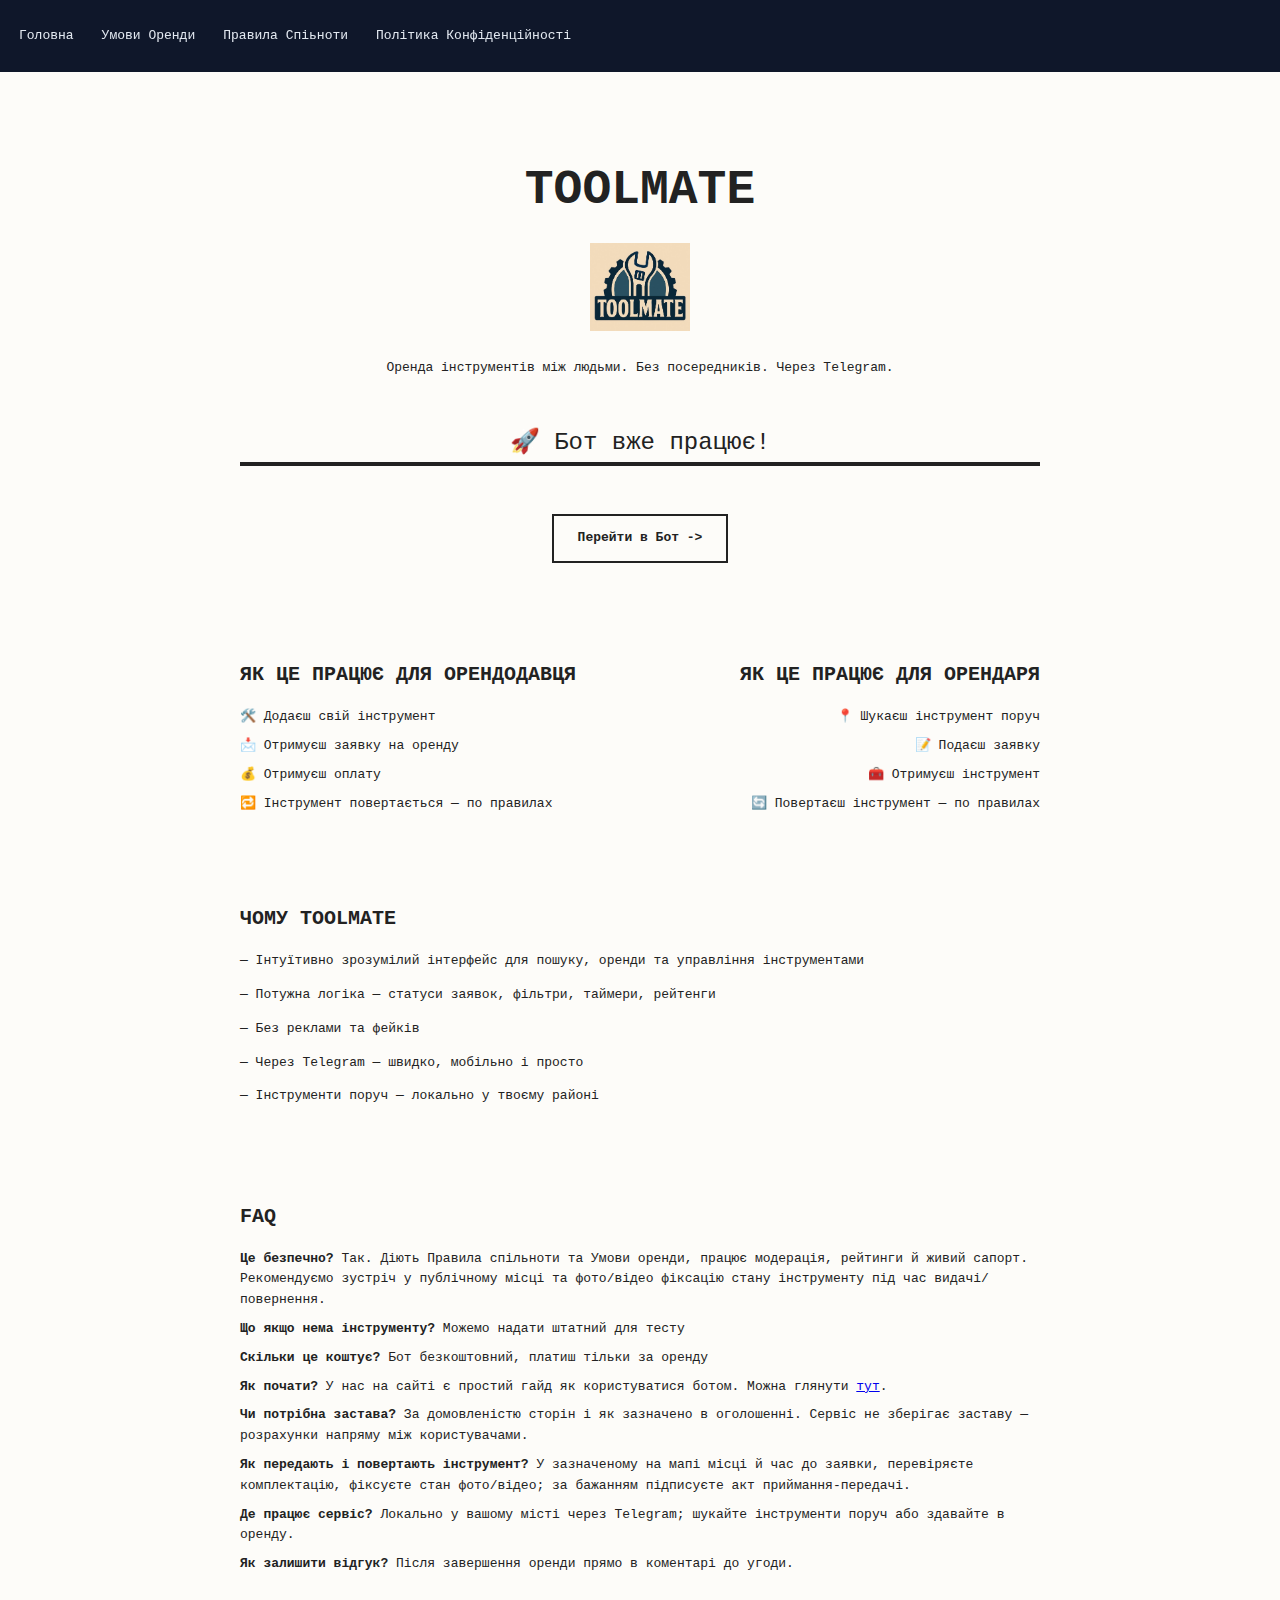
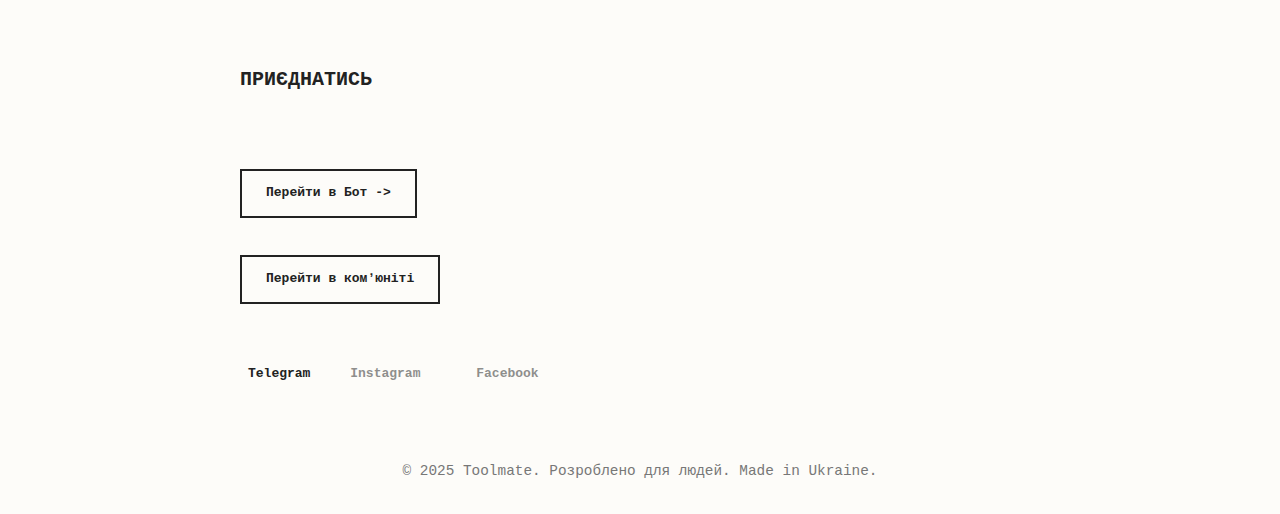
<file: index.html>
<!DOCTYPE html>
<html lang="uk">
<head>
   <meta charset="UTF-8">
  <meta name="viewport" content="width=device-width, initial-scale=1.0">
  <meta name="google-site-verification" content="Cgm1GHNaoWAAyHS_VT9T3fKdr9k84sbNWzL71jQxgE0" />
  <link rel="icon" type="image/png" href="https://toolmate.site/assets/images/icon.png">

  <title>Toolmate — Оренда інструментів у твоєму місті</title>

  <meta name="description" content="Toolmate — здавай та орендуй інструменти просто. Без фейків, без посередників. Локально, через Telegram. Працює з 20 червня.">

  <meta name="keywords" content="оренда інструментів, інструмент напрокат, взяти перфоратор, оренда інструменту Україна, Toolmate, телеграм оренда, оренда шуруповерта, оренда верстатів, інструмент Івано-Франківськ, оренда перфоратора">

  <meta name="author" content="Toolmate">

  <meta property="og:title" content="Toolmate — Оренда інструментів">
  <meta property="og:description" content="Платформа для оренди справжніх інструментів. Працює з 20 червня. Локально. Через Telegram.">
  <meta property="og:image" content="https://toolmate.site/assets/images/share.png">
  <meta property="og:url" content="https://toolmate.site/">
  <meta property="og:type" content="website">
  <meta property="og:locale" content="uk_UA">

  <meta name="twitter:card" content="summary_large_image">
  <meta name="twitter:title" content="Toolmate — Оренда інструментів">
  <meta name="twitter:description" content="Локальна оренда інструментів між людьми. Через Telegram. Без фейків.">
  <meta name="twitter:image" content="https://toolmate.site/assets/images/share.png">
  <link rel="canonical" href="https://toolmate.site/">
  <link rel="stylesheet" href="/assets/styles/main.css">
  <link rel="stylesheet" href="/assets/styles/menu.css">

  <meta name="robots" content="index, follow">
</head>
<body>
  <div class="nav">
    <div class="nav__bar">
      <input type="checkbox" id="nav-toggle" class="nav__toggle" />

      <label for="nav-toggle" class="nav__burger" aria-label="Відкрити меню" role="button">
        <span></span><span></span><span></span>
      </label>

      <label for="nav-toggle" class="nav__overlay" aria-hidden="true"></label>

      <nav class="nav__drawer" aria-label="Головне меню">
        <label for="nav-toggle" class="nav__close" aria-label="Закрити меню">✕</label>
        <ul class="nav__list">
          <li><a class="nav__link" href="/">Головна</a></li>
          <li><a class="nav__link" href="/rental-conditions">Умови Оренди</a></li>
          <li><a class="nav__link" href="/community-rules">Правила Спіьноти</a></li>
          <li><a class="nav__link" href="/privacy-policy">Політика Конфіденційності</a></li>
        </ul>
      </nav>

    </div>
  </div>
  <header>
    <h1>Toolmate</h1>
    <img class="logo" src="./assets/images/logo.jpg" alt="Toolmate — сервіс оренди інструментів">
    <p>Оренда інструментів між людьми. Без посередників. Через Telegram.</p>
    <section class="section topbar">
        <div id="countdown-text">Запуск через...</div>
        <div class="progress-bar-container">
            <div class="progress-bar" id="progress-bar"></div>
        </div>
    </section>
    <span class="tooltip" data-tooltip="Залітай!">
      <a href="https://t.me/toolmatechat_bot" target="_blank" rel="noopener" class="btn">Перейти в Бот -></a>
    </span>
  </header>

  <section class="section how-it-works">
    <div class="left">
      <h2>Як це працює для орендодавця</h2>
      <p>🛠️ Додаєш свій інструмент</p>
      <p>📩 Отримуєш заявку на оренду</p>
      <p>💰 Отримуєш оплату</p>
      <p>🔁 Інструмент повертається — по правилах</p>
    </div>
    <div class="right">
      <h2>Як це працює для орендаря</h2>
      <p>📍 Шукаєш інструмент поруч</p>
      <p>📝 Подаєш заявку</p>
      <p>🧰 Отримуєш інструмент</p>
      <p>🔄 Повертаєш інструмент — по правилах</p>
    </div>
  </section>

  <section class="section">
    <h2>Чому Toolmate</h2>
    <p>— Інтуїтивно зрозумілий інтерфейс для пошуку, оренди та управління інструментами</p>
    <p>— Потужна логіка — статуси заявок, фільтри, таймери, рейтенги</p>
    <p>— Без реклами та фейків</p>
    <p>— Через Telegram — швидко, мобільно і просто</p>
    <p>— Інструменти поруч — локально у твоєму районі</p>
  </section>

  <section class="section faq">
    <h2>FAQ</h2>
    <p><strong>Це безпечно?</strong> Так. Діють Правила спільноти та Умови оренди, працює модерація, рейтинги й живий сапорт. Рекомендуємо зустріч у публічному місці та фото/відео фіксацію стану інструменту під час видачі/повернення.</p>
    <p><strong>Що якщо нема інструменту?</strong> Можемо надати штатний для тесту</p>
    <p><strong>Скільки це коштує?</strong> Бот безкоштовний, платиш тільки за оренду</p>
    <p><strong>Як почати?</strong> У нас на сайті є простий гайд як користуватися ботом. Можна глянути <a href="/">тут</a>.</p>
    <p><strong>Чи потрібна застава?</strong> За домовленістю сторін і як зазначено в оголошенні. Сервіс не зберігає заставу — розрахунки напряму між користувачами.</p>
    <p><strong>Як передають і повертають інструмент?</strong> У зазначеному на мапі місці й час до заявки, перевіряєте комплектацію, фіксуєте стан фото/відео; за бажанням підписуєте акт приймання-передачі.</p>
    <p><strong>Де працює сервіс?</strong> Локально у вашому місті через Telegram; шукайте інструменти поруч або здавайте в оренду.</p>
    <p><strong>Як залишити відгук?</strong> Після завершення оренди прямо в коментарі до угоди.</p>
  </section>

  <section class="section">
    <h2>Приєднатись</h2>
    <div style="max-width: 320px;">
      <script async src="https://telegram.org/js/telegram-widget.js?22"
              data-telegram-post="toolmate_comunity/11"
              data-userpic="true"
              data-width="100%">
      </script>
    </div>
    <br><br>
    <span class="tooltip" data-tooltip="Орендуй, здавай в оренду!">
      <a href="https://t.me/toolmatechat_bot" target="_blank" rel="noopener" class="btn">Перейти в Бот -></a>
    </span>
    <br><br>
    <a href="https://t.me/toolmate_comunity" class="btn">Перейти в комʼюніті</a>
    <div class="socials">
      <a href="https://t.me/toolmate_comunity" target="_blank" rel="noopener">Telegram</a>
      <span class="tooltip" data-tooltip="Скоро зʼявиться, працюємо над цим">
        <span class="btn disabled link">Instagram</span>
      </span>
      <span class="tooltip link" data-tooltip="Скоро зʼявиться, працюємо над цим">
        <span class="btn disabled link">Facebook</span>
      </span>
    </div>
  </section>

  <footer>
    &copy; 2025 Toolmate. Розроблено для людей. Made in Ukraine.
  </footer>

  <script>
    const countdownText = document.getElementById('countdown-text');
    const progressBar = document.getElementById('progress-bar');
    const releaseDate = new Date('2025-06-20T22:00:00');
    const startDate = new Date('2025-06-10T00:00:00'); 

    function updateCountdown() {
      const now = new Date();
      const totalDuration = releaseDate - startDate;
      const elapsed = now - startDate;
      const remaining = releaseDate - now;

      if (remaining <= 0) {
        countdownText.textContent = '🚀 Бот вже працює!';
        progressBar.style.width = '100%';
        return;
      }

      const days = Math.floor(remaining / (1000 * 60 * 60 * 24));
      const hours = Math.floor((remaining / (1000 * 60 * 60)) % 24);
      const minutes = Math.floor((remaining / (1000 * 60)) % 60);
      const seconds = Math.floor((remaining / 1000) % 60);

      countdownText.textContent = `Запуск через: ${days}д ${hours}г ${minutes}хв ${seconds}с`;

      const progress = Math.min((elapsed / totalDuration) * 100, 100);
      progressBar.style.width = `${progress}%`;
    }

    setInterval(updateCountdown, 1000);
    updateCountdown();
  </script>
</body>
</html>
</file>
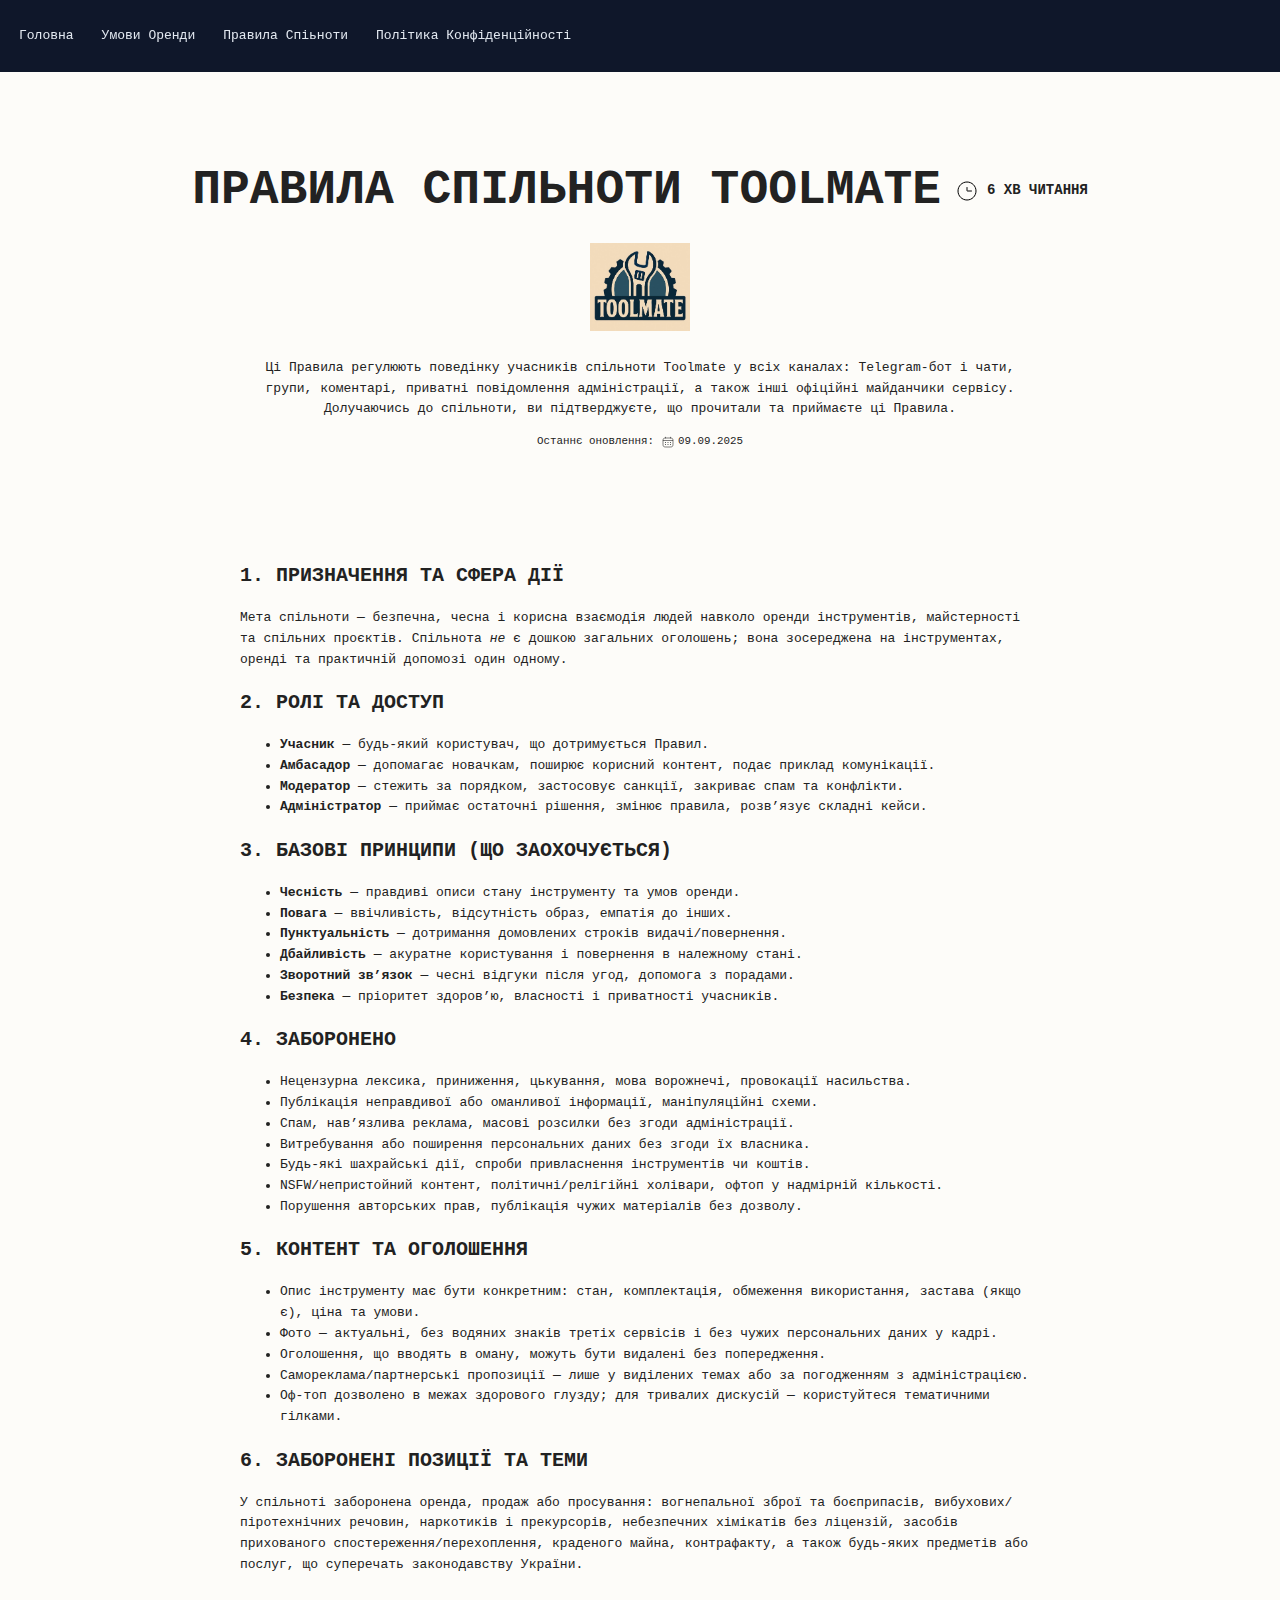
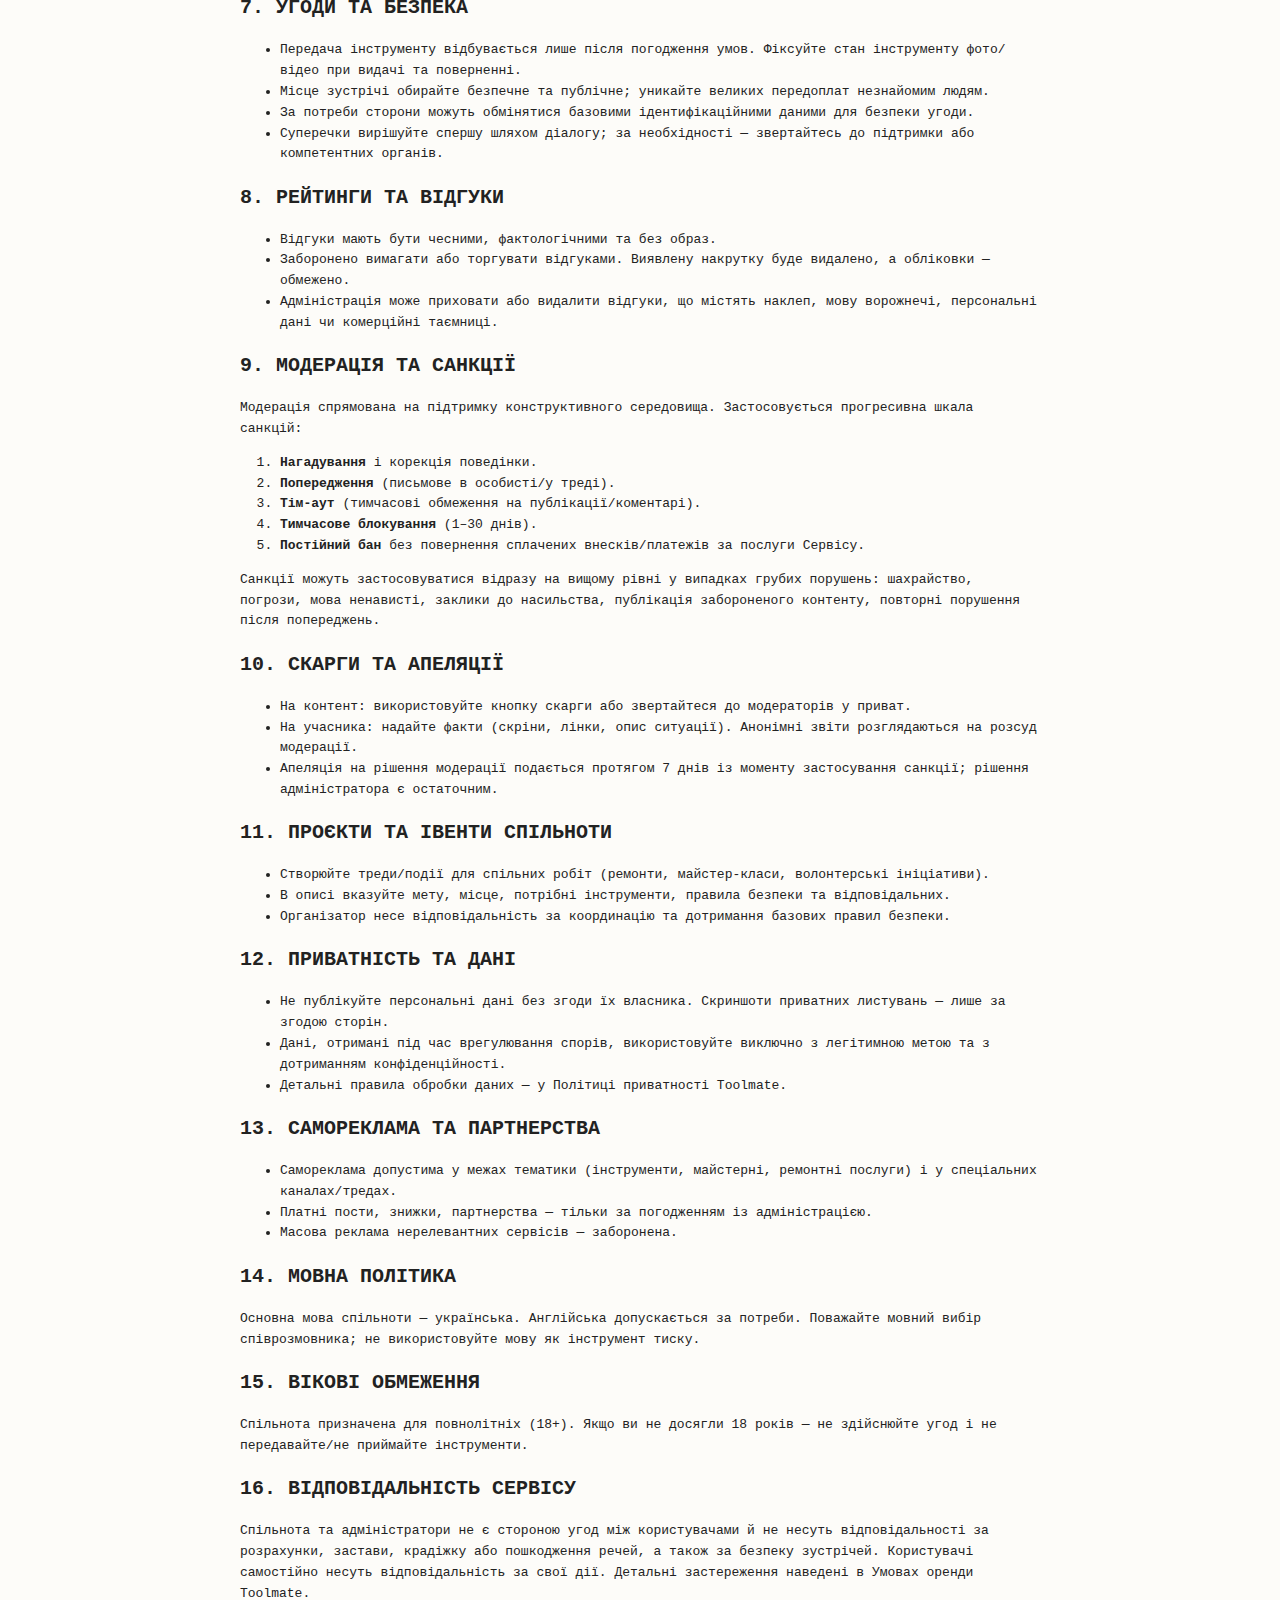
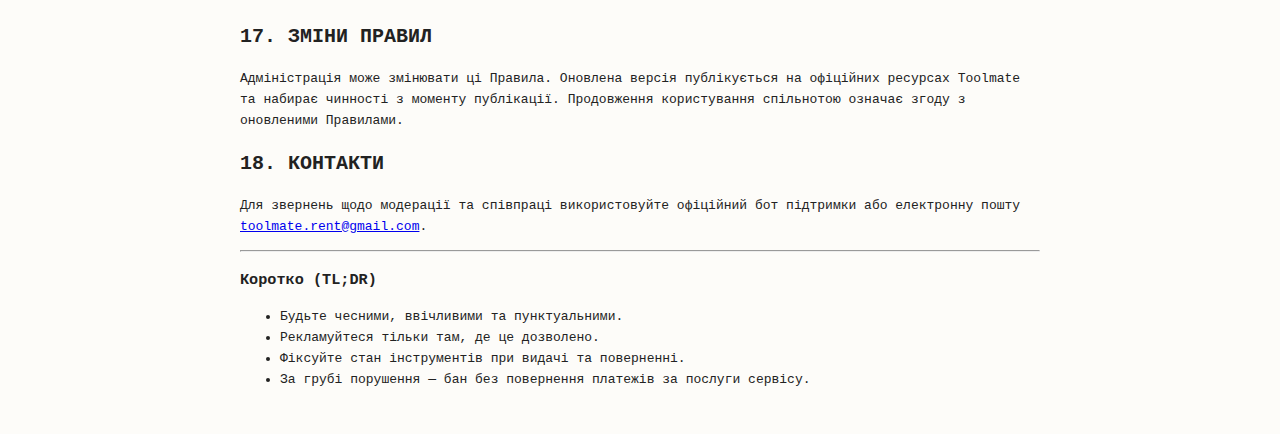
<file: community-rules.html>
<!DOCTYPE html>

<html lang="uk">
<head>
  <meta charset="UTF-8" />
  <meta name="viewport" content="width=device-width, initial-scale=1.0" />
  <link rel="icon" type="image/png" href="https://toolmate.site/assets/images/icon.png" />

  <title>Toolmate — Правила спільноти</title>

  <meta name="description" content="Правила спільноти Toolmate: етика спілкування, безпека угод, модерація, рейтинги та відгуки, заборонений контент." />
  <meta property="og:title" content="Toolmate — Правила спільноти" />
  <meta property="og:description" content="Правила для учасників спільноти Toolmate у Telegram та на сайті." />
  <meta property="og:image" content="https://toolmate.site/assets/images/share.png" />
  <meta property="og:url" content="https://toolmate.site/" />
  <meta property="og:type" content="website" />
  <meta property="og:locale" content="uk_UA" />
  <meta name="robots" content="index, follow" />
  <link rel="stylesheet" href="/assets/styles/main.css" />
  <link rel="stylesheet" href="/assets/styles/menu.css">
</head>
<body>
    <div class="nav">
        <div class="nav__bar">
        <input type="checkbox" id="nav-toggle" class="nav__toggle" />

        <label for="nav-toggle" class="nav__burger" aria-label="Відкрити меню" role="button">
            <span></span><span></span><span></span>
        </label>

        <label for="nav-toggle" class="nav__overlay" aria-hidden="true"></label>

        <nav class="nav__drawer" aria-label="Головне меню">
            <label for="nav-toggle" class="nav__close" aria-label="Закрити меню">✕</label>
            <ul class="nav__list">
            <li><a class="nav__link" href="/">Головна</a></li>
            <li><a class="nav__link" href="/rental-conditions">Умови Оренди</a></li>
            <li><a class="nav__link" href="/community-rules">Правила Спіьноти</a></li>
            <li><a class="nav__link" href="/privacy-policy">Політика Конфіденційності</a></li>
            </ul>
        </nav>
        </div>
    </div>
  <header>
    <h1>
        ПРАВИЛА СПІЛЬНОТИ TOOLMATE
        <span>
            <img src="/assets/images/clock.svg" alt="clock">
            6 хв читання
        </span>
    </h1>

    <img class="logo" src="./assets/images/logo.jpg" alt="Toolmate — сервіс оренди інструментів" />
    <p>
      Ці Правила регулюють поведінку учасників спільноти Toolmate у всіх каналах: Telegram‑бот і чати, групи, коментарі,
      приватні повідомлення адміністрації, а також інші офіційні майданчики сервісу. Долучаючись до спільноти,
      ви підтверджуєте, що прочитали та приймаєте ці Правила.
    </p>
    <p>
        <small style="display: flex; align-items: center; justify-content: center;">
            Останнє оновлення:
            <img style="width: 12px; height: 12px; margin: 0 4px 0 8px;" src="/assets/images/calendar_black.svg" alt="calendar">
            09.09.2025
        </small>
    </p>
  </header>

  <section class="section">
    <h2>1. Призначення та сфера дії</h2>
    <p>
      Мета спільноти — безпечна, чесна і корисна взаємодія людей навколо оренди інструментів, майстерності та спільних проєктів.
      Спільнота <em>не</em> є дошкою загальних оголошень; вона зосереджена на інструментах, оренді та практичній допомозі один одному.
    </p>

<h2>2. Ролі та доступ</h2>
<ul>
  <li><b>Учасник</b> — будь‑який користувач, що дотримується Правил.</li>
  <li><b>Амбасадор</b> — допомагає новачкам, поширює корисний контент, подає приклад комунікації.</li>
  <li><b>Модератор</b> — стежить за порядком, застосовує санкції, закриває спам та конфлікти.</li>
  <li><b>Адміністратор</b> — приймає остаточні рішення, змінює правила, розв’язує складні кейси.</li>
</ul>

<h2>3. Базові принципи (що заохочується)</h2>
<ul>
  <li><b>Чесність</b> — правдиві описи стану інструменту та умов оренди.</li>
  <li><b>Повага</b> — ввічливість, відсутність образ, емпатія до інших.</li>
  <li><b>Пунктуальність</b> — дотримання домовлених строків видачі/повернення.</li>
  <li><b>Дбайливість</b> — акуратне користування і повернення в належному стані.</li>
  <li><b>Зворотний зв’язок</b> — чесні відгуки після угод, допомога з порадами.</li>
  <li><b>Безпека</b> — пріоритет здоров’ю, власності і приватності учасників.</li>
</ul>

<h2>4. Заборонено</h2>
<ul>
  <li>Нецензурна лексика, приниження, цькування, мова ворожнечі, провокації насильства.</li>
  <li>Публікація неправдивої або оманливої інформації, маніпуляційні схеми.</li>
  <li>Спам, нав’язлива реклама, масові розсилки без згоди адміністрації.</li>
  <li>Витребування або поширення персональних даних без згоди їх власника.</li>
  <li>Будь‑які шахрайські дії, спроби привласнення інструментів чи коштів.</li>
  <li>NSFW/непристойний контент, політичні/релігійні холівари, офтоп у надмірній кількості.</li>
  <li>Порушення авторських прав, публікація чужих матеріалів без дозволу.</li>
</ul>

<h2>5. Контент та оголошення</h2>
<ul>
  <li>Опис інструменту має бути конкретним: стан, комплектація, обмеження використання, застава (якщо є), ціна та умови.</li>
  <li>Фото — актуальні, без водяних знаків третіх сервісів і без чужих персональних даних у кадрі.</li>
  <li>Оголошення, що вводять в оману, можуть бути видалені без попередження.</li>
  <li>Самореклама/партнерські пропозиції — лише у виділених темах або за погодженням з адміністрацією.</li>
  <li>Оф‑топ дозволено в межах здорового глузду; для тривалих дискусій — користуйтеся тематичними гілками.</li>
</ul>

<h2>6. Заборонені позиції та теми</h2>
<p>
  У спільноті заборонена оренда, продаж або просування: вогнепальної зброї та боєприпасів, вибухових/піротехнічних речовин,
  наркотиків і прекурсорів, небезпечних хімікатів без ліцензій, засобів прихованого спостереження/перехоплення,
  краденого майна, контрафакту, а також будь‑яких предметів або послуг, що суперечать законодавству України.
</p>

<h2>7. Угоди та безпека</h2>
<ul>
  <li>Передача інструменту відбувається лише після погодження умов. Фіксуйте стан інструменту фото/відео при видачі та поверненні.</li>
  <li>Місце зустрічі обирайте безпечне та публічне; уникайте великих передоплат незнайомим людям.</li>
  <li>За потреби сторони можуть обмінятися базовими ідентифікаційними даними для безпеки угоди.</li>
  <li>Суперечки вирішуйте спершу шляхом діалогу; за необхідності — звертайтесь до підтримки або компетентних органів.</li>
</ul>

<h2>8. Рейтинги та відгуки</h2>
<ul>
  <li>Відгуки мають бути чесними, фактологічними та без образ.</li>
  <li>Заборонено вимагати або торгувати відгуками. Виявлену накрутку буде видалено, а обліковки — обмежено.</li>
  <li>Адміністрація може приховати або видалити відгуки, що містять наклеп, мову ворожнечі, персональні дані чи комерційні таємниці.</li>
</ul>

<h2>9. Модерація та санкції</h2>
<p>Модерація спрямована на підтримку конструктивного середовища. Застосовується прогресивна шкала санкцій:</p>
<ol>
  <li><b>Нагадування</b> і корекція поведінки.</li>
  <li><b>Попередження</b> (письмове в особисті/у треді).</li>
  <li><b>Тім-аут</b> (тимчасові обмеження на публікації/коментарі).</li>
  <li><b>Тимчасове блокування</b> (1–30 днів).</li>
  <li><b>Постійний бан</b> без повернення сплачених внесків/платежів за послуги Сервісу.</li>
</ol>
<p>
  Санкції можуть застосовуватися відразу на вищому рівні у випадках грубих порушень: шахрайство, погрози, мова ненависті,
  заклики до насильства, публікація забороненого контенту, повторні порушення після попереджень.
</p>

<h2>10. Скарги та апеляції</h2>
<ul>
  <li>На контент: використовуйте кнопку скарги або звертайтеся до модераторів у приват.</li>
  <li>На учасника: надайте факти (скріни, лінки, опис ситуації). Анонімні звіти розглядаються на розсуд модерації.</li>
  <li>Апеляція на рішення модерації подається протягом 7 днів із моменту застосування санкції; рішення адміністратора є остаточним.</li>
</ul>

<h2>11. Проєкти та івенти спільноти</h2>
<ul>
  <li>Створюйте треди/події для спільних робіт (ремонти, майстер-класи, волонтерські ініціативи).</li>
  <li>В описі вказуйте мету, місце, потрібні інструменти, правила безпеки та відповідальних.</li>
  <li>Організатор несе відповідальність за координацію та дотримання базових правил безпеки.</li>
</ul>

<h2>12. Приватність та дані</h2>
<ul>
  <li>Не публікуйте персональні дані без згоди їх власника. Скриншоти приватних листувань — лише за згодою сторін.</li>
  <li>Дані, отримані під час врегулювання спорів, використовуйте виключно з легітимною метою та з дотриманням конфіденційності.</li>
  <li>Детальні правила обробки даних — у Політиці приватності Toolmate.</li>
</ul>

<h2>13. Самореклама та партнерства</h2>
<ul>
  <li>Самореклама допустима у межах тематики (інструменти, майстерні, ремонтні послуги) і у спеціальних каналах/тредах.</li>
  <li>Платні пости, знижки, партнерства — тільки за погодженням із адміністрацією.</li>
  <li>Масова реклама нерелевантних сервісів — заборонена.</li>
</ul>

<h2>14. Мовна політика</h2>
<p>Основна мова спільноти — українська. Англійська допускається за потреби. Поважайте мовний вибір співрозмовника; не використовуйте мову як інструмент тиску.</p>

<h2>15. Вікові обмеження</h2>
<p>Спільнота призначена для повнолітніх (18+). Якщо ви не досягли 18 років — не здійснюйте угод і не передавайте/не приймайте інструменти.</p>

<h2>16. Відповідальність сервісу</h2>
<p>
  Спільнота та адміністратори не є стороною угод між користувачами й не несуть відповідальності за розрахунки, застави,
  крадіжку або пошкодження речей, а також за безпеку зустрічей. Користувачі самостійно несуть відповідальність за свої дії.
  Детальні застереження наведені в Умовах оренди Toolmate.
</p>

<h2>17. Зміни правил</h2>
<p>
  Адміністрація може змінювати ці Правила. Оновлена версія публікується на офіційних ресурсах Toolmate та набирає чинності з моменту публікації.
  Продовження користування спільнотою означає згоду з оновленими Правилами.
</p>

<h2>18. Контакти</h2>
<p>
  Для звернень щодо модерації та співпраці використовуйте офіційний бот підтримки або електронну пошту <a href="mailto:toolmate.rent@gmail.com">toolmate.rent@gmail.com</a>.
</p>

<hr />
<h3>Коротко (TL;DR)</h3>
<ul>
  <li>Будьте чесними, ввічливими та пунктуальними.</li>
  <li>Рекламуйтеся тільки там, де це дозволено.</li>
  <li>Фіксуйте стан інструментів при видачі та поверненні.</li>
  <li>За грубі порушення — бан без повернення платежів за послуги сервісу.</li>
</ul>

  </section>
</body>
</html>
</file>
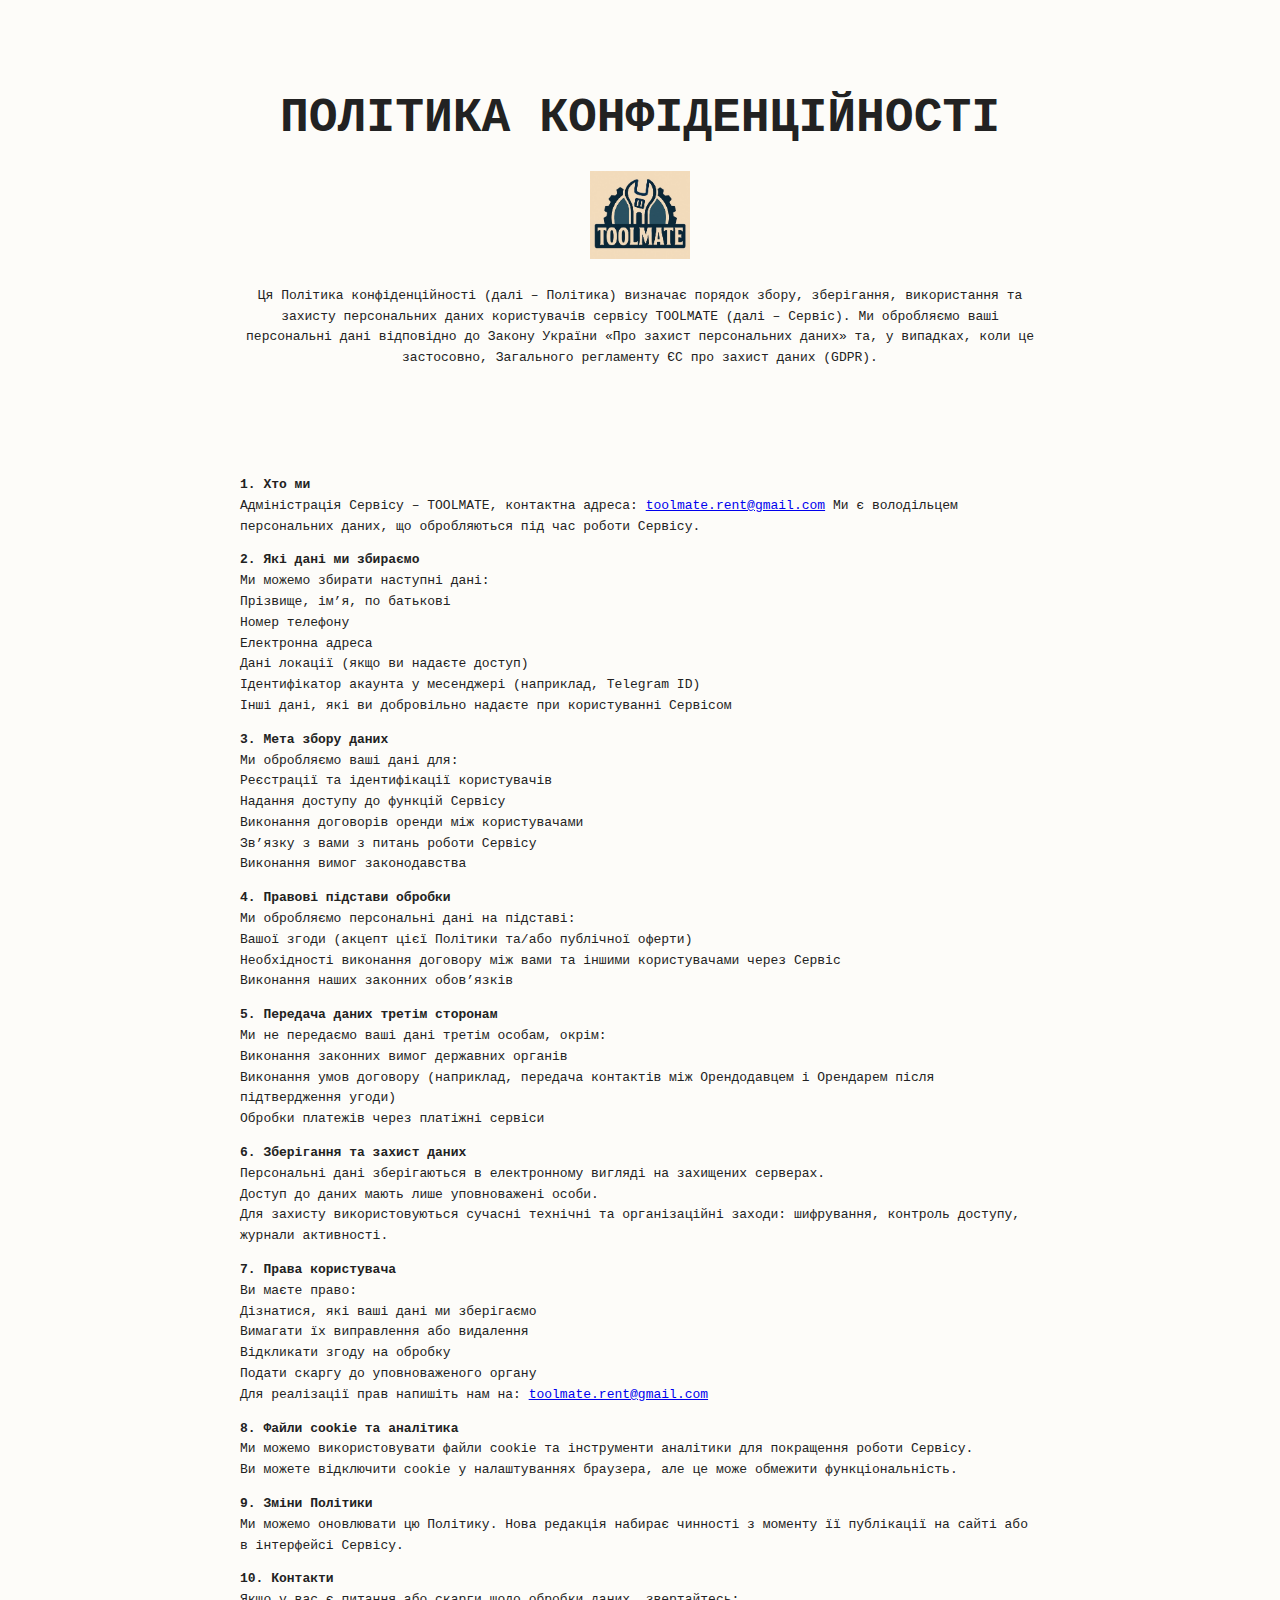
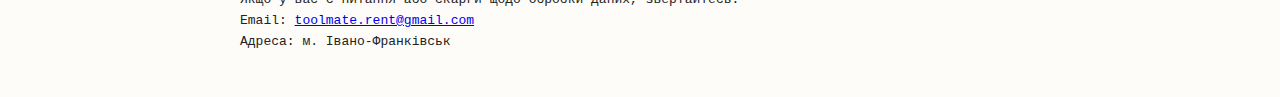
<file: pricvacy-policy.html>
<!DOCTYPE html>
<html lang="uk">
<head>
   <meta charset="UTF-8">
  <meta name="viewport" content="width=device-width, initial-scale=1.0">
  <meta name="google-site-verification" content="Cgm1GHNaoWAAyHS_VT9T3fKdr9k84sbNWzL71jQxgE0" />
  <link rel="icon" type="image/png" href="https://toolmate.site/assets/images/icon.png">

  <title>Toolmate — Оренда інструментів у твоєму місті</title>

  <meta name="description" content="Toolmate — здавай та орендуй інструменти просто. Без фейків, без посередників. Локально, через Telegram. Працює з 20 червня.">

  <meta name="keywords" content="оренда інструментів, інструмент напрокат, взяти перфоратор, оренда інструменту Україна, Toolmate, телеграм оренда, оренда шуруповерта, оренда верстатів, інструмент Івано-Франківськ, оренда перфоратора">

  <meta name="author" content="Toolmate">
  <link rel="stylesheet" href="/assets/styles/main.css">

  <meta property="og:title" content="Toolmate — Оренда інструментів">
  <meta property="og:description" content="Платформа для оренди справжніх інструментів. Працює з 20 червня. Локально. Через Telegram.">
  <meta property="og:image" content="https://toolmate.site/assets/images/share.png">
  <meta property="og:url" content="https://toolmate.site/">
  <meta property="og:type" content="website">
  <meta property="og:locale" content="uk_UA">

  <meta name="twitter:card" content="summary_large_image">
  <meta name="twitter:title" content="Toolmate — Оренда інструментів">
  <meta name="twitter:description" content="Локальна оренда інструментів між людьми. Через Telegram. Без фейків.">
  <meta name="twitter:image" content="https://toolmate.site/assets/images/share.png">
  <link rel="canonical" href="https://toolmate.site/">

  <meta name="robots" content="index, follow">
</head>
<body>
    <header>
       <h1>ПОЛІТИКА КОНФІДЕНЦІЙНОСТІ</h1>
       <img class="logo" src="./assets/images/logo.jpg" alt="Toolmate — сервіс оренди інструментів">
       <P>
            Ця Політика конфіденційності (далі – Політика) визначає порядок збору, 
            зберігання, використання та захисту персональних даних користувачів сервісу 
            TOOLMATE (далі – Сервіс).
            Ми обробляємо ваші персональні дані відповідно до Закону України 
            «Про захист персональних даних» та, у випадках, коли це застосовно, 
            Загального регламенту ЄС про захист даних (GDPR).
        </P>
    </header>
    <section class="section">
        <p>
            <b>1. Хто ми</b><br>
            Адміністрація Сервісу – TOOLMATE, контактна адреса: <a href="mailto:toolmate.rent@gmail.com">toolmate.rent@gmail.com</a>
            Ми є володільцем персональних даних, що обробляються під час роботи Сервісу.
        </p>
        <p>
            <b>2. Які дані ми збираємо</b><br>
            Ми можемо збирати наступні дані:<br>
            Прізвище, ім’я, по батькові<br>
            Номер телефону<br>
            Електронна адреса<br>
            Дані локації (якщо ви надаєте доступ)<br>
            Ідентифікатор акаунта у месенджері (наприклад, Telegram ID)<br>
            Інші дані, які ви добровільно надаєте при користуванні Сервісом
        </p>
        <p> 
            <b>3. Мета збору даних</b><br>
            Ми обробляємо ваші дані для:<br>
            Реєстрації та ідентифікації користувачів<br>
            Надання доступу до функцій Сервісу<br>
            Виконання договорів оренди між користувачами<br>
            Зв’язку з вами з питань роботи Сервісу<br>
            Виконання вимог законодавства
        </p>
        <p>
            <b>4. Правові підстави обробки</b><br>
            Ми обробляємо персональні дані на підставі:<br>
            Вашої згоди (акцепт цієї Політики та/або публічної оферти)<br>
            Необхідності виконання договору між вами та іншими користувачами через Сервіс<br>
            Виконання наших законних обов’язків
        </p>
        <p>
            <b>5. Передача даних третім сторонам</b><br>
            Ми не передаємо ваші дані третім особам, окрім:<br>
            Виконання законних вимог державних органів<br>
            Виконання умов договору (наприклад, передача контактів між Орендодавцем і Орендарем після підтвердження угоди)<br>
            Обробки платежів через платіжні сервіси
        </p>
        <p>
            <b>6. Зберігання та захист даних</b><br>
            Персональні дані зберігаються в електронному вигляді на захищених серверах.<br>
            Доступ до даних мають лише уповноважені особи.<br>
            Для захисту використовуються сучасні технічні та організаційні заходи: шифрування, контроль доступу, журнали активності.
        </p>
        <p>
            <b>7. Права користувача</b><br>
            Ви маєте право:<br>
            Дізнатися, які ваші дані ми зберігаємо<br>
            Вимагати їх виправлення або видалення<br>
            Відкликати згоду на обробку<br>
            Подати скаргу до уповноваженого органу<br>
            Для реалізації прав напишіть нам на: <a href="mailto:toolmate.rent@gmail.com">toolmate.rent@gmail.com</a>
        </p>
        <p>
            <b>8. Файли cookie та аналітика</b><br>
            Ми можемо використовувати файли cookie та інструменти аналітики для покращення роботи Сервісу.<br>
            Ви можете відключити cookie у налаштуваннях браузера, але це може обмежити функціональність.<br>
        </p>
        <p>
            <b>9. Зміни Політики</b><br>
            Ми можемо оновлювати цю Політику. Нова редакція набирає чинності з моменту її публікації на сайті або в інтерфейсі Сервісу.
        </p>
        <p>
            <b>10. Контакти</b><br>
            Якщо у вас є питання або скарги щодо обробки даних, звертайтесь:<br>
            Email: <a href="mailto:toolmate.rent@gmail.com">toolmate.rent@gmail.com</a><br>
            Адреса: м. Івано-Франківськ<br>
        </p>
    </section>
</body>
</html>
</file>
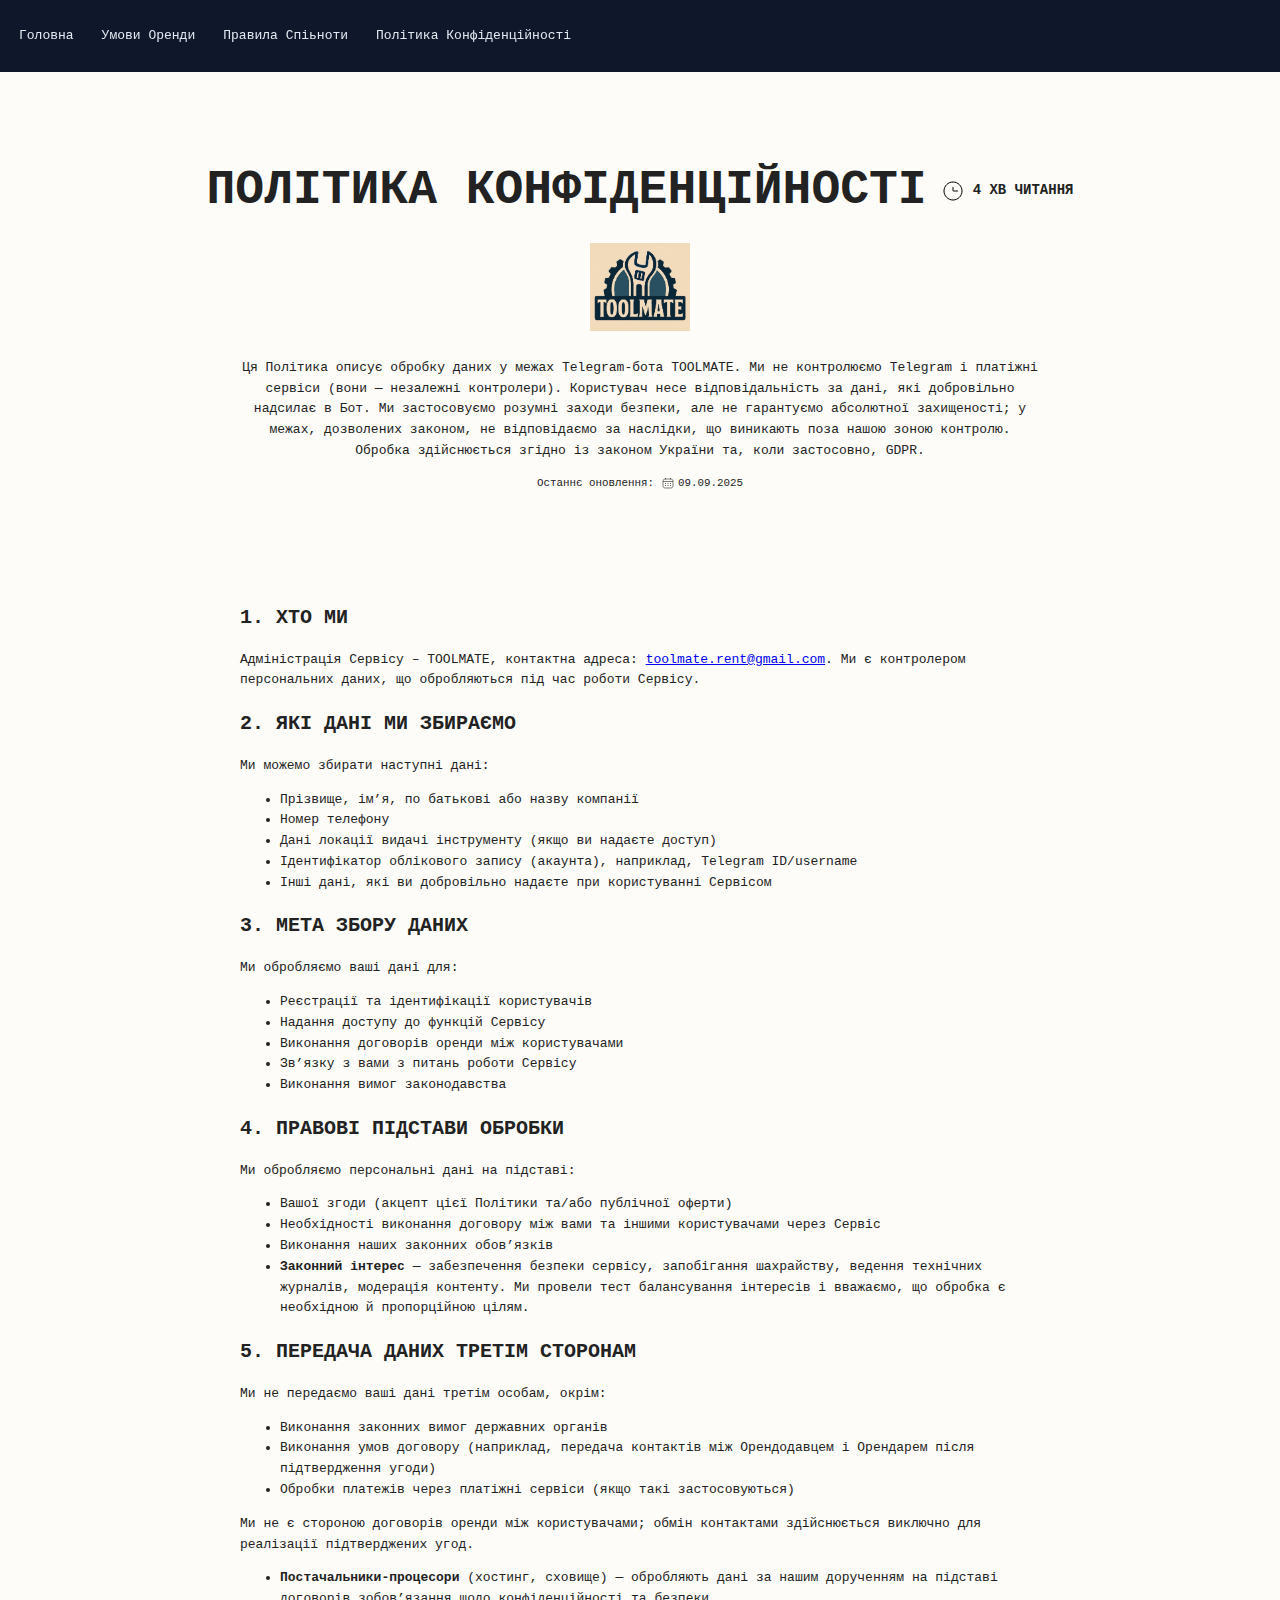
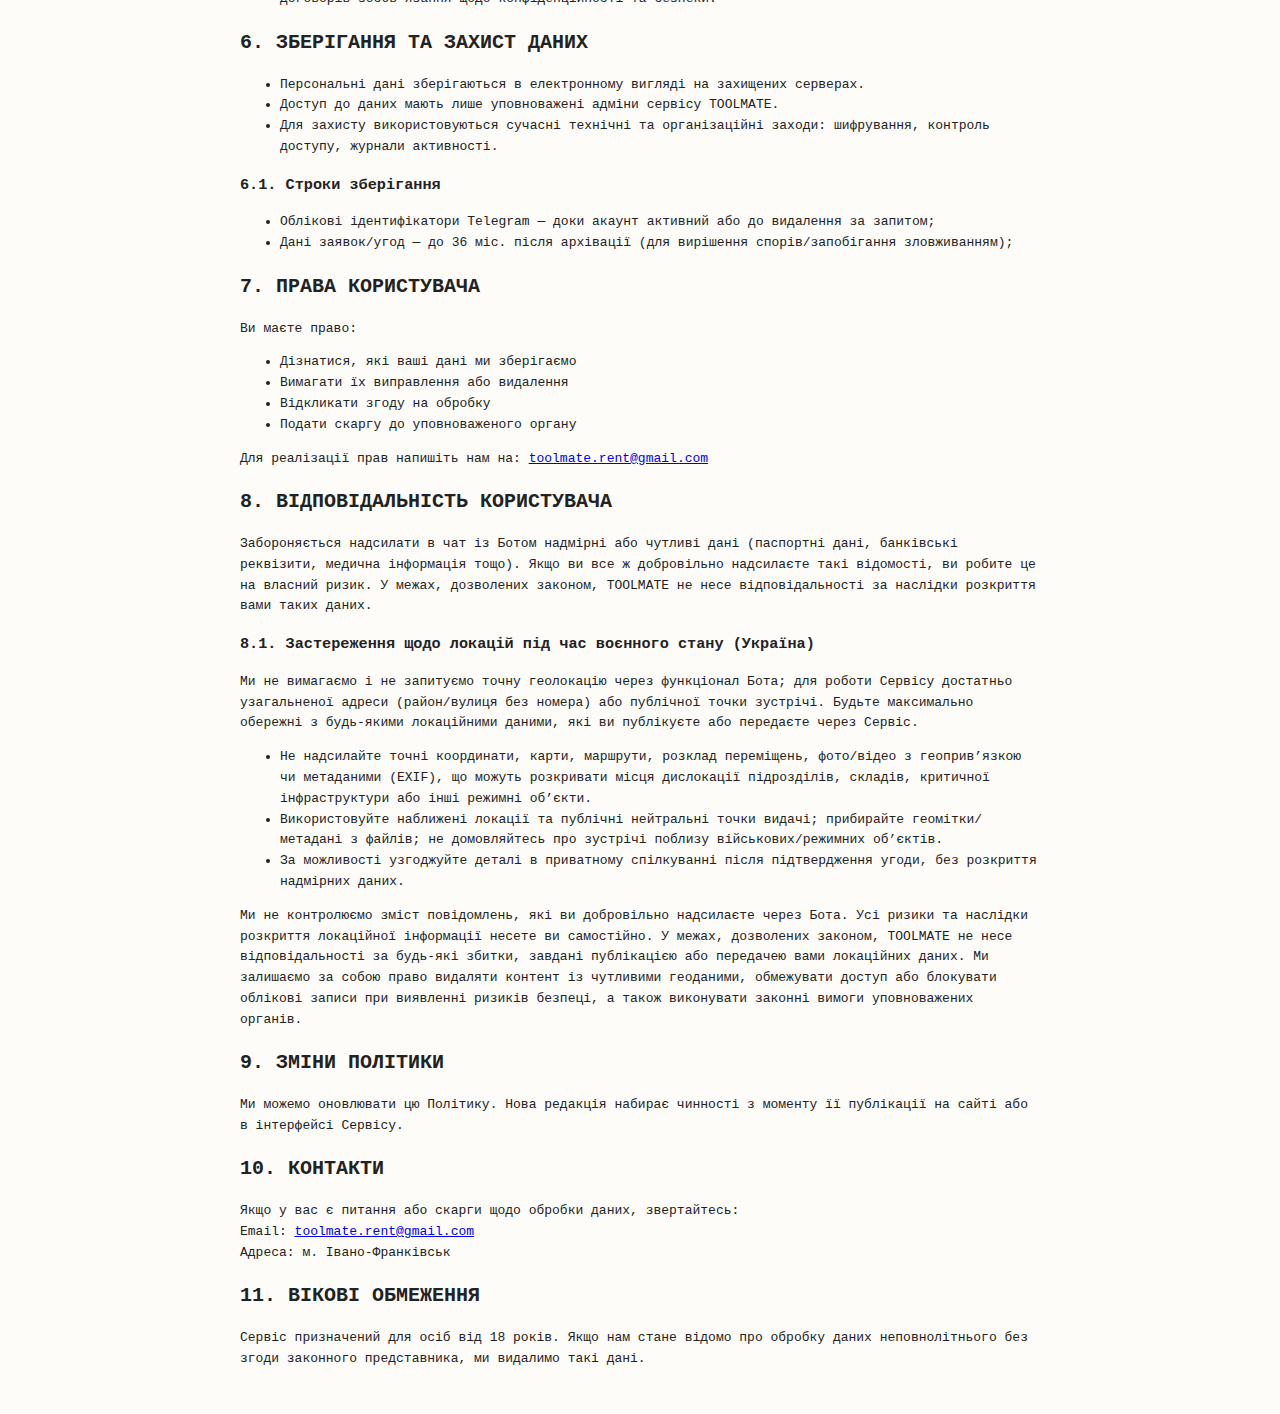
<file: privacy-policy.html>
<!DOCTYPE html>
<html lang="uk">
<head>
  <meta charset="UTF-8">
  <meta name="viewport" content="width=device-width, initial-scale=1.0">
  <meta name="google-site-verification" content="Cgm1GHNaoWAAyHS_VT9T3fKdr9k84sbNWzL71jQxgE0" />
  <link rel="icon" type="image/png" href="https://toolmate.site/assets/images/icon.png">

  <title>Toolmate — Оренда інструментів у твоєму місті</title>

  <meta name="description" content="Toolmate — здавай та орендуй інструменти просто. Без фейків, без посередників. Локально, через Telegram. Працює з 20 червня.">
  <meta name="keywords" content="оренда інструментів, інструмент напрокат, взяти перфоратор, оренда інструменту Україна, Toolmate, телеграм оренда, оренда шуруповерта, оренда верстатів, інструмент Івано-Франківськ, оренда перфоратора">
  <meta name="author" content="Toolmate">
  <link rel="stylesheet" href="/assets/styles/main.css">

  <meta property="og:title" content="Toolmate — Оренда інструментів">
  <meta property="og:description" content="Платформа для оренди справжніх інструментів. Працює з 20 червня. Локально. Через Telegram.">
  <meta property="og:image" content="https://toolmate.site/assets/images/share.png">
  <meta property="og:url" content="https://toolmate.site/">
  <meta property="og:type" content="website">
  <meta property="og:locale" content="uk_UA">

  <meta name="twitter:card" content="summary_large_image">
  <meta name="twitter:title" content="Toolmate — Оренда інструментів">
  <meta name="twitter:description" content="Локальна оренда інструментів між людьми. Через Telegram. Без фейків.">
  <meta name="twitter:image" content="https://toolmate.site/assets/images/share.png">
  <link rel="canonical" href="https://toolmate.site/">
  <link rel="stylesheet" href="/assets/styles/menu.css">
  <meta name="robots" content="index, follow">
</head>
<body>
    <div class="nav">
        <div class="nav__bar">
        <input type="checkbox" id="nav-toggle" class="nav__toggle" />

        <label for="nav-toggle" class="nav__burger" aria-label="Відкрити меню" role="button">
            <span></span><span></span><span></span>
        </label>
        <label for="nav-toggle" class="nav__overlay" aria-hidden="true"></label>

        <nav class="nav__drawer" aria-label="Головне меню">
            <label for="nav-toggle" class="nav__close" aria-label="Закрити меню">✕</label>
            <ul class="nav__list">
            <li><a class="nav__link" href="/">Головна</a></li>
            <li><a class="nav__link" href="/rental-conditions">Умови Оренди</a></li>
            <li><a class="nav__link" href="/community-rules">Правила Спіьноти</a></li>
            <li><a class="nav__link" href="/privacy-policy">Політика Конфіденційності</a></li>
            </ul>
        </nav>

        </div>
    </div>
  <header>
    <h1>
        ПОЛІТИКА КОНФІДЕНЦІЙНОСТІ
        <span>
            <img src="/assets/images/clock.svg" alt="clock">
            4 хв читання
        </span>
    </h1>
    <img class="logo" src="./assets/images/logo.jpg" alt="Toolmate — сервіс оренди інструментів">
    <p>
      Ця Політика описує обробку даних у межах Telegram-бота TOOLMATE.
      Ми не контролюємо Telegram і платіжні сервіси (вони — незалежні контролери).
      Користувач несе відповідальність за дані, які добровільно надсилає в Бот.
      Ми застосовуємо розумні заходи безпеки, але не гарантуємо абсолютної захищеності;
      у межах, дозволених законом, не відповідаємо за наслідки, що виникають поза нашою
      зоною контролю. Обробка здійснюється згідно із законом України та, коли застосовно, GDPR.
    </p>
    <p class="muted">
        <small style="display: flex; align-items: center; justify-content: center;">
            Останнє оновлення:
            <img style="width: 12px; height: 12px; margin: 0 4px 0 8px;" src="/assets/images/calendar_black.svg" alt="calendar">
            09.09.2025
        </small>
    </p>
  </header>

  <section class="section">
    <h2>1. Хто ми</h2>
    <p>
      Адміністрація Сервісу – TOOLMATE, контактна адреса: <a href="mailto:toolmate.rent@gmail.com">toolmate.rent@gmail.com</a>.
      Ми є контролером персональних даних, що обробляються під час роботи Сервісу.
    </p>

    <h2>2. Які дані ми збираємо</h2>
    <p>Ми можемо збирати наступні дані:</p>
    <ul>
      <li>Прізвище, ім’я, по батькові або назву компанії</li>
      <li>Номер телефону</li>
      <li>Дані локації видачі інструменту (якщо ви надаєте доступ)</li>
      <li>Ідентифікатор облікового запису (акаунта), наприклад, Telegram ID/username</li>
      <li>Інші дані, які ви добровільно надаєте при користуванні Сервісом</li>
    </ul>

    <h2>3. Мета збору даних</h2>
    <p>Ми обробляємо ваші дані для:</p>
    <ul>
      <li>Реєстрації та ідентифікації користувачів</li>
      <li>Надання доступу до функцій Сервісу</li>
      <li>Виконання договорів оренди між користувачами</li>
      <li>Зв’язку з вами з питань роботи Сервісу</li>
      <li>Виконання вимог законодавства</li>
    </ul>

    <h2>4. Правові підстави обробки</h2>
    <p>Ми обробляємо персональні дані на підставі:</p>
    <ul>
      <li>Вашої згоди (акцепт цієї Політики та/або публічної оферти)</li>
      <li>Необхідності виконання договору між вами та іншими користувачами через Сервіс</li>
      <li>Виконання наших законних обов’язків</li>
      <li><b>Законний інтерес</b> — забезпечення безпеки сервісу, запобігання шахрайству, ведення технічних журналів, модерація контенту. Ми провели тест балансування інтересів і вважаємо, що обробка є необхідною й пропорційною цілям.</li>
    </ul>

    <h2>5. Передача даних третім сторонам</h2>
    <p>Ми не передаємо ваші дані третім особам, окрім:</p>
    <ul>
      <li>Виконання законних вимог державних органів</li>
      <li>Виконання умов договору (наприклад, передача контактів між Орендодавцем і Орендарем після підтвердження угоди)</li>
      <li>Обробки платежів через платіжні сервіси (якщо такі застосовуються)</li>
    </ul>
    <p>Ми не є стороною договорів оренди між користувачами; обмін контактами здійснюється виключно для реалізації підтверджених угод.</p>
    <ul>
      <li><b>Постачальники-процесори</b> (хостинг, сховище) — обробляють дані за нашим дорученням на підставі договорів зобов’язання щодо конфіденційності та безпеки.</li>
    </ul>

    <h2>6. Зберігання та захист даних</h2>
    <ul>
      <li>Персональні дані зберігаються в електронному вигляді на захищених серверах.</li>
      <li>Доступ до даних мають лише уповноважені адміни сервісу TOOLMATE.</li>
      <li>Для захисту використовуються сучасні технічні та організаційні заходи: шифрування, контроль доступу, журнали активності.</li>
    </ul>

    <h3>6.1. Строки зберігання</h3>
    <ul>
      <li>Облікові ідентифікатори Telegram — доки акаунт активний або до видалення за запитом;</li>
      <li>Дані заявок/угод — до 36 міс. після архівації (для вирішення спорів/запобігання зловживанням);</li>
    </ul>

    <h2>7. Права користувача</h2>
    <p>Ви маєте право:</p>
    <ul>
      <li>Дізнатися, які ваші дані ми зберігаємо</li>
      <li>Вимагати їх виправлення або видалення</li>
      <li>Відкликати згоду на обробку</li>
      <li>Подати скаргу до уповноваженого органу</li>
    </ul>
    <p>Для реалізації прав напишіть нам на: <a href="mailto:toolmate.rent@gmail.com">toolmate.rent@gmail.com</a></p>

    <h2>8. Відповідальність користувача</h2>
    <p>
      Забороняється надсилати в чат із Ботом надмірні або чутливі дані (паспортні дані, банківські реквізити, медична інформація тощо).
      Якщо ви все ж добровільно надсилаєте такі відомості, ви робите це на власний ризик. У межах, дозволених законом, TOOLMATE
      не несе відповідальності за наслідки розкриття вами таких даних.
    </p>

    <section aria-labelledby="war-locations">
      <h3 id="war-locations">8.1. Застереження щодо локацій під час воєнного стану (Україна)</h3>
      <p>
        Ми не вимагаємо і не запитуємо точну геолокацію через функціонал Бота; для роботи Сервісу достатньо узагальненої адреси
        (район/вулиця без номера) або публічної точки зустрічі. Будьте максимально обережні з будь-якими локаційними даними,
        які ви публікуєте або передаєте через Сервіс.
      </p>
      <ul>
        <li>Не надсилайте точні координати, карти, маршрути, розклад переміщень, фото/відео з геоприв’язкою чи метаданими (EXIF),
          що можуть розкривати місця дислокації підрозділів, складів, критичної інфраструктури або інші режимні об’єкти.</li>
        <li>Використовуйте наближені локації та публічні нейтральні точки видачі; прибирайте геомітки/метадані з файлів; не
          домовляйтесь про зустрічі поблизу військових/режимних об’єктів.</li>
        <li>За можливості узгоджуйте деталі в приватному спілкуванні після підтвердження угоди, без розкриття надмірних даних.</li>
      </ul>
      <p>
        Ми не контролюємо зміст повідомлень, які ви добровільно надсилаєте через Бота. Усі ризики та наслідки розкриття
        локаційної інформації несете ви самостійно. У межах, дозволених законом, TOOLMATE не несе відповідальності за будь-які
        збитки, завдані публікацією або передачею вами локаційних даних. Ми залишаємо за собою право видаляти контент із
        чутливими геоданими, обмежувати доступ або блокувати облікові записи при виявленні ризиків безпеці, а також виконувати
        законні вимоги уповноважених органів.
      </p>
    </section>

    <h2>9. Зміни Політики</h2>
    <p>
      Ми можемо оновлювати цю Політику. Нова редакція набирає чинності з моменту її публікації на сайті або в інтерфейсі Сервісу.
    </p>

    <h2>10. Контакти</h2>
    <p>
      Якщо у вас є питання або скарги щодо обробки даних, звертайтесь:<br>
      Email: <a href="mailto:toolmate.rent@gmail.com">toolmate.rent@gmail.com</a><br>
      Адреса: м. Івано-Франківськ
    </p>

    <h2>11. Вікові обмеження</h2>
    <p>
      Сервіс призначений для осіб від 18 років. Якщо нам стане відомо про обробку
      даних неповнолітнього без згоди законного представника, ми видалимо такі дані.
    </p>
  </section>
</body>
</html>
</file>
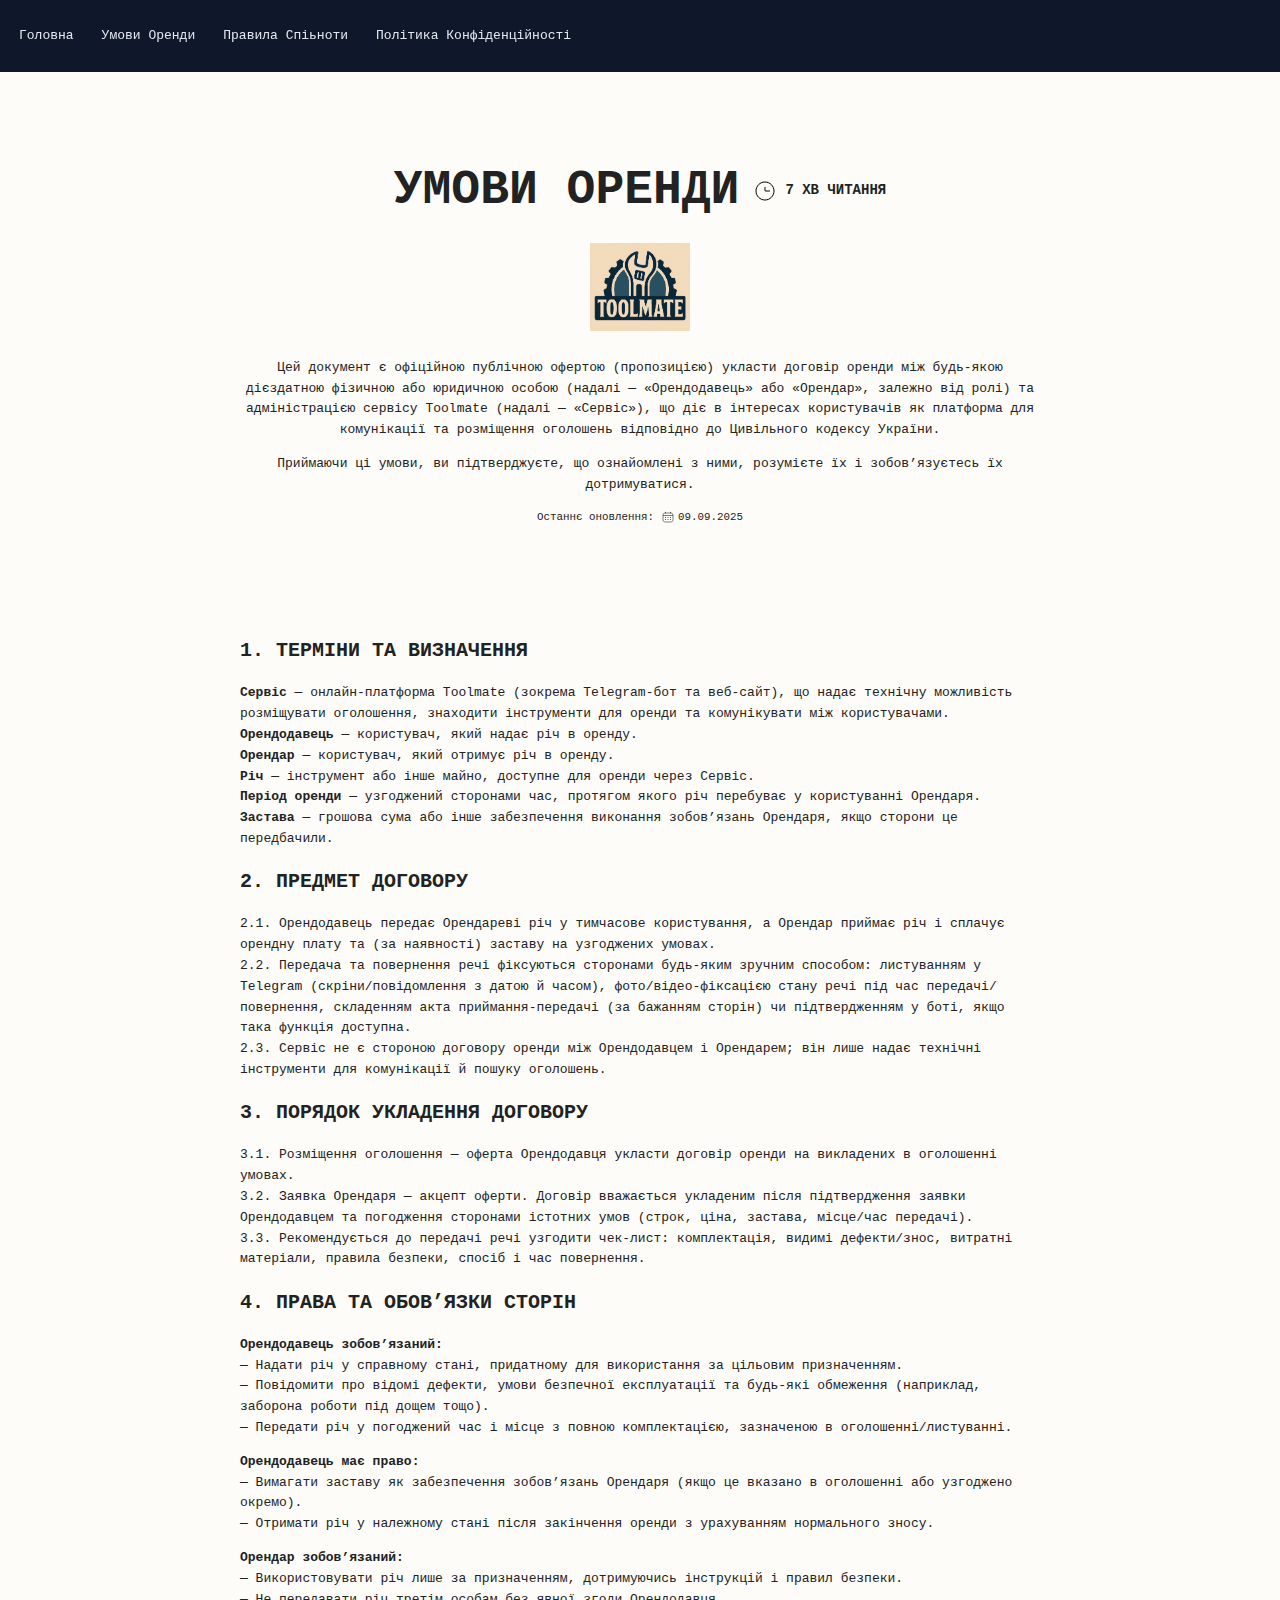
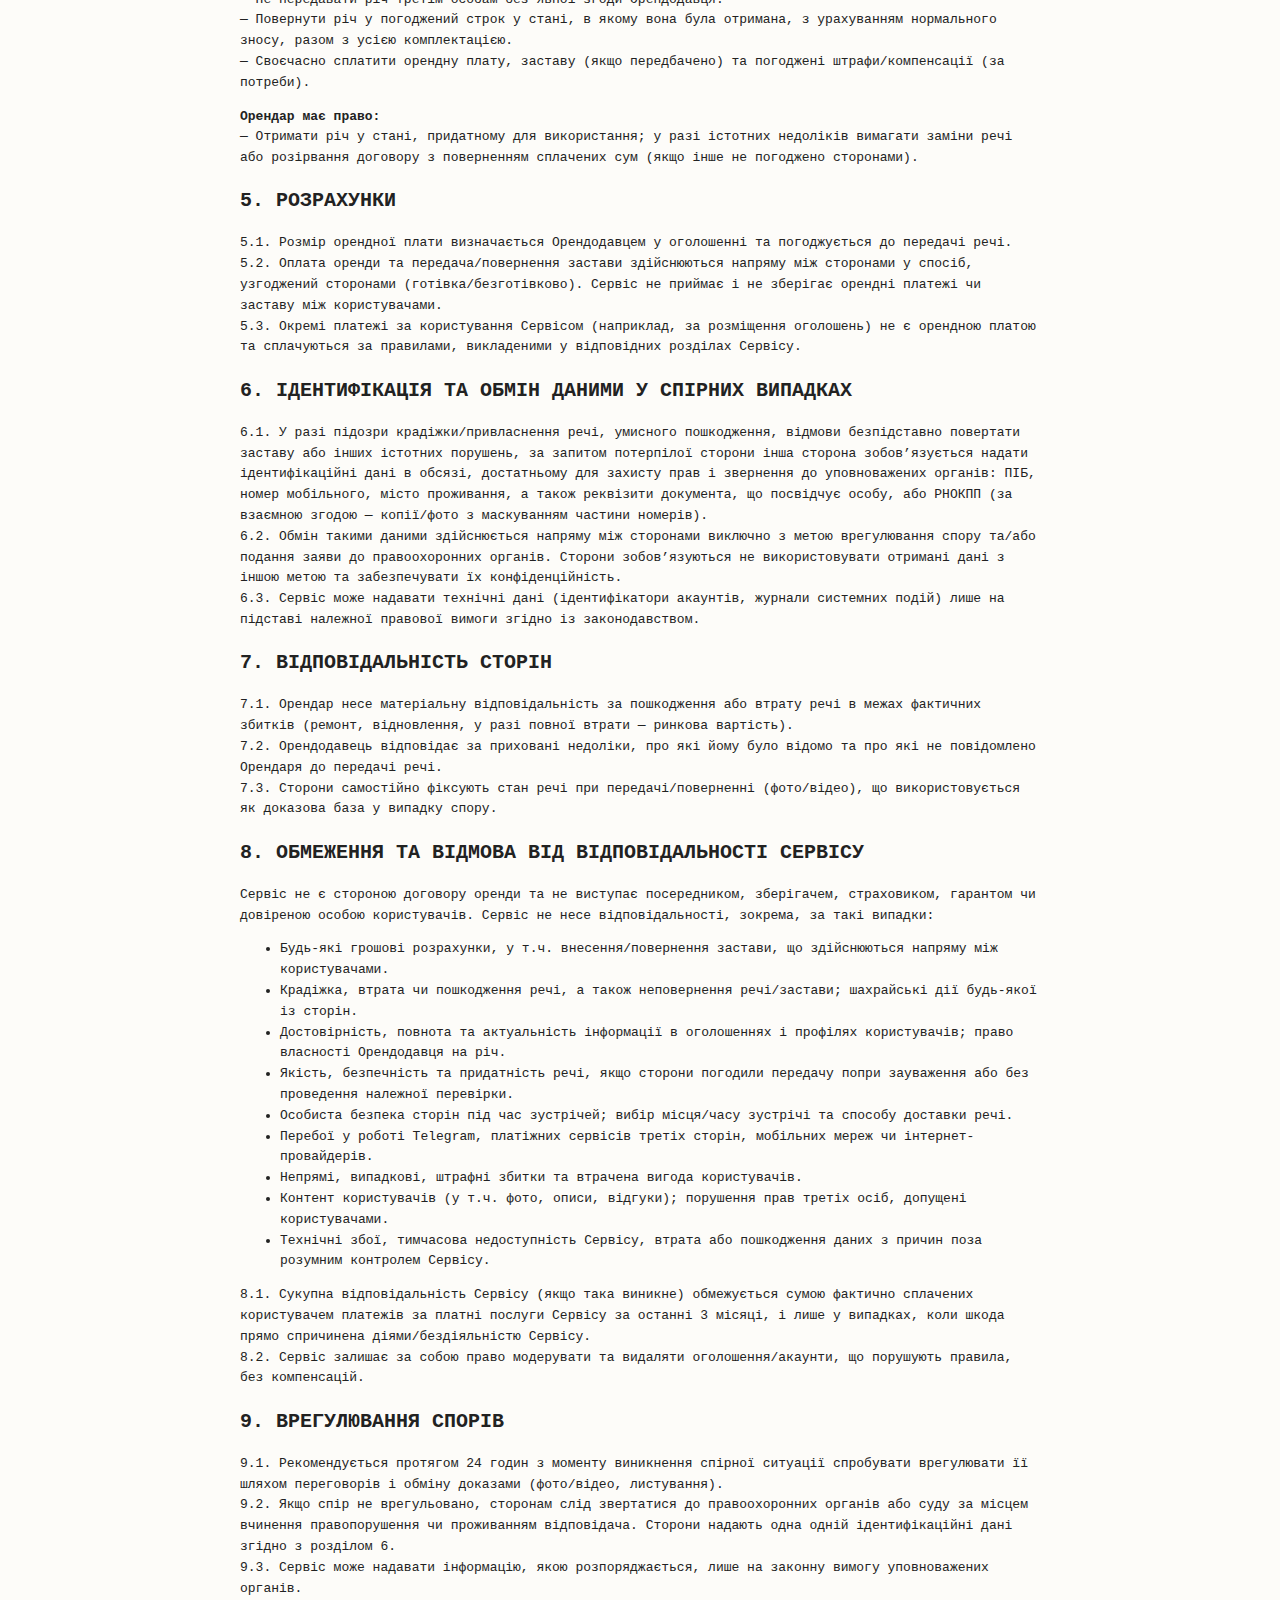
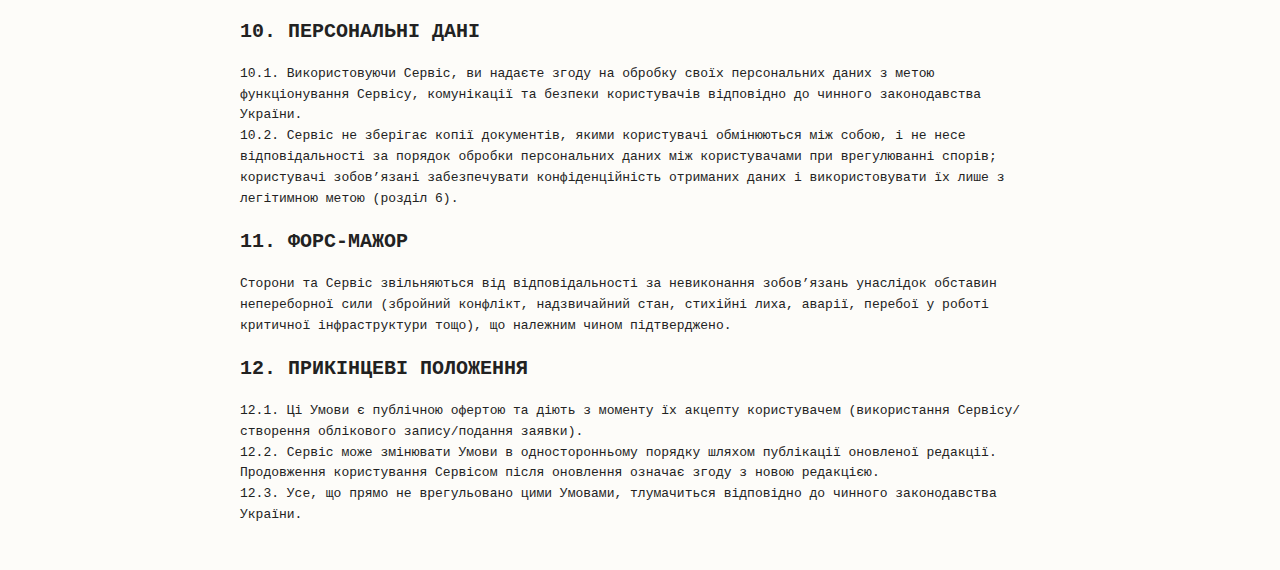
<file: rental-conditions.html>
<!DOCTYPE html>
<html lang="uk">
<head>
  <meta charset="UTF-8" />
  <meta name="viewport" content="width=device-width, initial-scale=1.0"/>
  <link rel="icon" type="image/png" href="https://toolmate.site/assets/images/icon.png">
  <title>Toolmate — Умови оренди</title>

  <meta name="description" content="Toolmate — локальна оренда інструментів між людьми через Telegram. Публічний договір-оферта умов оренди." />
  <meta name="robots" content="index, follow">
  <link rel="stylesheet" href="/assets/styles/main.css">
  <link rel="stylesheet" href="/assets/styles/menu.css">
</head>
<body>
  <div class="nav">
        <div class="nav__bar">
        <input type="checkbox" id="nav-toggle" class="nav__toggle" />

        <label for="nav-toggle" class="nav__burger" aria-label="Відкрити меню" role="button">
            <span></span><span></span><span></span>
        </label>

        <label for="nav-toggle" class="nav__overlay" aria-hidden="true"></label>

        <nav class="nav__drawer" aria-label="Головне меню">
            <label for="nav-toggle" class="nav__close" aria-label="Закрити меню">✕</label>
            <ul class="nav__list">
            <li><a class="nav__link" href="/">Головна</a></li>
            <li><a class="nav__link" href="/rental-conditions">Умови Оренди</a></li>
            <li><a class="nav__link" href="/community-rules">Правила Спіьноти</a></li>
            <li><a class="nav__link" href="/privacy-policy">Політика Конфіденційності</a></li>
            </ul>
        </nav>

        </div>
    </div>
<header>
  <h1>
    Умови оренди
    <span>
        <img src="/assets/images/clock.svg" alt="clock">
        7 хв читання
    </span>
  </h1>
  <img class="logo" src="./assets/images/logo.jpg" alt="Toolmate — сервіс оренди інструментів">
  <p>
    Цей документ є офіційною публічною офертою (пропозицією) укласти договір оренди між будь-якою дієздатною фізичною або юридичною особою
    (надалі — «Орендодавець» або «Орендар», залежно від ролі) та адміністрацією сервісу Toolmate (надалі — «Сервіс»), що діє в інтересах
    користувачів як платформа для комунікації та розміщення оголошень відповідно до Цивільного кодексу України.
  </p>
  <p>Приймаючи ці умови, ви підтверджуєте, що ознайомлені з ними, розумієте їх і зобов’язуєтесь їх дотримуватися.</p>
  <p>
    <small style="display: flex; align-items: center; justify-content: center;">
        Останнє оновлення:
        <img style="width: 12px; height: 12px; margin: 0 4px 0 8px;" src="/assets/images/calendar_black.svg" alt="calendar">
         09.09.2025
    </small>
  </p>
</header>

<section class="section">
  <h2>1. Терміни та визначення</h2>
  <p>
    <b>Сервіс</b> — онлайн-платформа Toolmate (зокрема Telegram-бот та веб-сайт), що надає технічну можливість розміщувати оголошення, знаходити інструменти для оренди та комунікувати між користувачами.<br>
    <b>Орендодавець</b> — користувач, який надає річ в оренду.<br>
    <b>Орендар</b> — користувач, який отримує річ в оренду.<br>
    <b>Річ</b> — інструмент або інше майно, доступне для оренди через Сервіс.<br>
    <b>Період оренди</b> — узгоджений сторонами час, протягом якого річ перебуває у користуванні Орендаря.<br>
    <b>Застава</b> — грошова сума або інше забезпечення виконання зобов’язань Орендаря, якщо сторони це передбачили.
  </p>

  <h2>2. Предмет договору</h2>
  <p>
    2.1. Орендодавець передає Орендареві річ у тимчасове користування, а Орендар приймає річ і сплачує орендну плату та (за наявності) заставу на узгоджених умовах.<br>
    2.2. Передача та повернення речі фіксуються сторонами будь-яким зручним способом: листуванням у Telegram (скріни/повідомлення з датою й часом), фото/відео-фіксацією стану речі під час передачі/повернення, складенням акта приймання-передачі (за бажанням сторін) чи підтвердженням у боті, якщо така функція доступна.<br>
    2.3. Сервіс не є стороною договору оренди між Орендодавцем і Орендарем; він лише надає технічні інструменти для комунікації й пошуку оголошень.
  </p>

  <h2>3. Порядок укладення договору</h2>
  <p>
    3.1. Розміщення оголошення — оферта Орендодавця укласти договір оренди на викладених в оголошенні умовах.<br>
    3.2. Заявка Орендаря — акцепт оферти. Договір вважається укладеним після підтвердження заявки Орендодавцем та погодження сторонами істотних умов (строк, ціна, застава, місце/час передачі).<br>
    3.3. Рекомендується до передачі речі узгодити чек-лист: комплектація, видимі дефекти/знос, витратні матеріали, правила безпеки, спосіб і час повернення.
  </p>

  <h2>4. Права та обов’язки сторін</h2>
  <p>
    <b>Орендодавець зобов’язаний:</b><br>
    — Надати річ у справному стані, придатному для використання за цільовим призначенням.<br>
    — Повідомити про відомі дефекти, умови безпечної експлуатації та будь-які обмеження (наприклад, заборона роботи під дощем тощо).<br>
    — Передати річ у погоджений час і місце з повною комплектацією, зазначеною в оголошенні/листуванні.
  </p>
  <p>
    <b>Орендодавець має право:</b><br>
    — Вимагати заставу як забезпечення зобов’язань Орендаря (якщо це вказано в оголошенні або узгоджено окремо).<br>
    — Отримати річ у належному стані після закінчення оренди з урахуванням нормального зносу.
  </p>
  <p>
    <b>Орендар зобов’язаний:</b><br>
    — Використовувати річ лише за призначенням, дотримуючись інструкцій і правил безпеки.<br>
    — Не передавати річ третім особам без явної згоди Орендодавця.<br>
    — Повернути річ у погоджений строк у стані, в якому вона була отримана, з урахуванням нормального зносу, разом з усією комплектацією.<br>
    — Своєчасно сплатити орендну плату, заставу (якщо передбачено) та погоджені штрафи/компенсації (за потреби).
  </p>
  <p>
    <b>Орендар має право:</b><br>
    — Отримати річ у стані, придатному для використання; у разі істотних недоліків вимагати заміни речі або розірвання договору з поверненням сплачених сум (якщо інше не погоджено сторонами).
  </p>

  <h2>5. Розрахунки</h2>
  <p>
    5.1. Розмір орендної плати визначається Орендодавцем у оголошенні та погоджується до передачі речі.<br>
    5.2. Оплата оренди та передача/повернення застави здійснюються напряму між сторонами у спосіб, узгоджений сторонами (готівка/безготівково). Сервіс не приймає і не зберігає орендні платежі чи заставу між користувачами.<br>
    5.3. Окремі платежі за користування Сервісом (наприклад, за розміщення оголошень) не є орендною платою та сплачуються за правилами, викладеними у відповідних розділах Сервісу.
  </p>

  <h2>6. Ідентифікація та обмін даними у спірних випадках</h2>
  <p>
    6.1. У разі підозри крадіжки/привласнення речі, умисного пошкодження, відмови безпідставно повертати заставу або інших істотних порушень, за запитом потерпілої сторони інша сторона зобов’язується надати ідентифікаційні дані в обсязі, достатньому для захисту прав і звернення до уповноважених органів: ПІБ, номер мобільного, місто проживання, а також реквізити документа, що посвідчує особу, або РНОКПП (за взаємною згодою — копії/фото з маскуванням частини номерів).<br>
    6.2. Обмін такими даними здійснюється напряму між сторонами виключно з метою врегулювання спору та/або подання заяви до правоохоронних органів. Сторони зобов’язуються не використовувати отримані дані з іншою метою та забезпечувати їх конфіденційність.<br>
    6.3. Сервіс може надавати технічні дані (ідентифікатори акаунтів, журнали системних подій) лише на підставі належної правової вимоги згідно із законодавством.
  </p>

  <h2>7. Відповідальність сторін</h2>
  <p>
    7.1. Орендар несе матеріальну відповідальність за пошкодження або втрату речі в межах фактичних збитків (ремонт, відновлення, у разі повної втрати — ринкова вартість).<br>
    7.2. Орендодавець відповідає за приховані недоліки, про які йому було відомо та про які не повідомлено Орендаря до передачі речі.<br>
    7.3. Сторони самостійно фіксують стан речі при передачі/поверненні (фото/відео), що використовується як доказова база у випадку спору.
  </p>

  <h2>8. Обмеження та відмова від відповідальності Сервісу</h2>
  <p>Сервіс не є стороною договору оренди та не виступає посередником, зберігачем, страховиком, гарантом чи довіреною особою користувачів. Сервіс не несе відповідальності, зокрема, за такі випадки:</p>
  <ul>
    <li>Будь-які грошові розрахунки, у т.ч. внесення/повернення застави, що здійснюються напряму між користувачами.</li>
    <li>Крадіжка, втрата чи пошкодження речі, а також неповернення речі/застави; шахрайські дії будь-якої із сторін.</li>
    <li>Достовірність, повнота та актуальність інформації в оголошеннях і профілях користувачів; право власності Орендодавця на річ.</li>
    <li>Якість, безпечність та придатність речі, якщо сторони погодили передачу попри зауваження або без проведення належної перевірки.</li>
    <li>Особиста безпека сторін під час зустрічей; вибір місця/часу зустрічі та способу доставки речі.</li>
    <li>Перебої у роботі Telegram, платіжних сервісів третіх сторін, мобільних мереж чи інтернет-провайдерів.</li>
    <li>Непрямі, випадкові, штрафні збитки та втрачена вигода користувачів.</li>
    <li>Контент користувачів (у т.ч. фото, описи, відгуки); порушення прав третіх осіб, допущені користувачами.</li>
    <li>Технічні збої, тимчасова недоступність Сервісу, втрата або пошкодження даних з причин поза розумним контролем Сервісу.</li>
  </ul>
  <p>
    8.1. Сукупна відповідальність Сервісу (якщо така виникне) обмежується сумою фактично сплачених користувачем платежів за платні послуги Сервісу за останні 3 місяці, і лише у випадках, коли шкода прямо спричинена діями/бездіяльністю Сервісу.<br>
    8.2. Сервіс залишає за собою право модерувати та видаляти оголошення/акаунти, що порушують правила, без компенсацій.
  </p>

  <h2>9. Врегулювання спорів</h2>
  <p>
    9.1. Рекомендується протягом 24 годин з моменту виникнення спірної ситуації спробувати врегулювати її шляхом переговорів і обміну доказами (фото/відео, листування).<br>
    9.2. Якщо спір не врегульовано, сторонам слід звертатися до правоохоронних органів або суду за місцем вчинення правопорушення чи проживанням відповідача. Сторони надають одна одній ідентифікаційні дані згідно з розділом 6.<br>
    9.3. Сервіс може надавати інформацію, якою розпоряджається, лише на законну вимогу уповноважених органів.
  </p>

  <h2>10. Персональні дані</h2>
  <p>
    10.1. Використовуючи Сервіс, ви надаєте згоду на обробку своїх персональних даних з метою функціонування Сервісу, комунікації та безпеки користувачів відповідно до чинного законодавства України.<br>
    10.2. Сервіс не зберігає копії документів, якими користувачі обмінюються між собою, і не несе відповідальності за порядок обробки персональних даних між користувачами при врегулюванні спорів; користувачі зобов’язані забезпечувати конфіденційність отриманих даних і використовувати їх лише з легітимною метою (розділ 6).
  </p>

  <h2>11. Форс-мажор</h2>
  <p>
    Сторони та Сервіс звільняються від відповідальності за невиконання зобов’язань унаслідок обставин непереборної сили (збройний конфлікт, надзвичайний стан, стихійні лиха, аварії, перебої у роботі критичної інфраструктури тощо), що належним чином підтверджено.
  </p>

  <h2>12. Прикінцеві положення</h2>
  <p>
    12.1. Ці Умови є публічною офертою та діють з моменту їх акцепту користувачем (використання Сервісу/створення облікового запису/подання заявки).<br>
    12.2. Сервіс може змінювати Умови в односторонньому порядку шляхом публікації оновленої редакції. Продовження користування Сервісом після оновлення означає згоду з новою редакцією.<br>
    12.3. Усе, що прямо не врегульовано цими Умовами, тлумачиться відповідно до чинного законодавства України.
  </p>
</section>
</body>
</html>
</file>
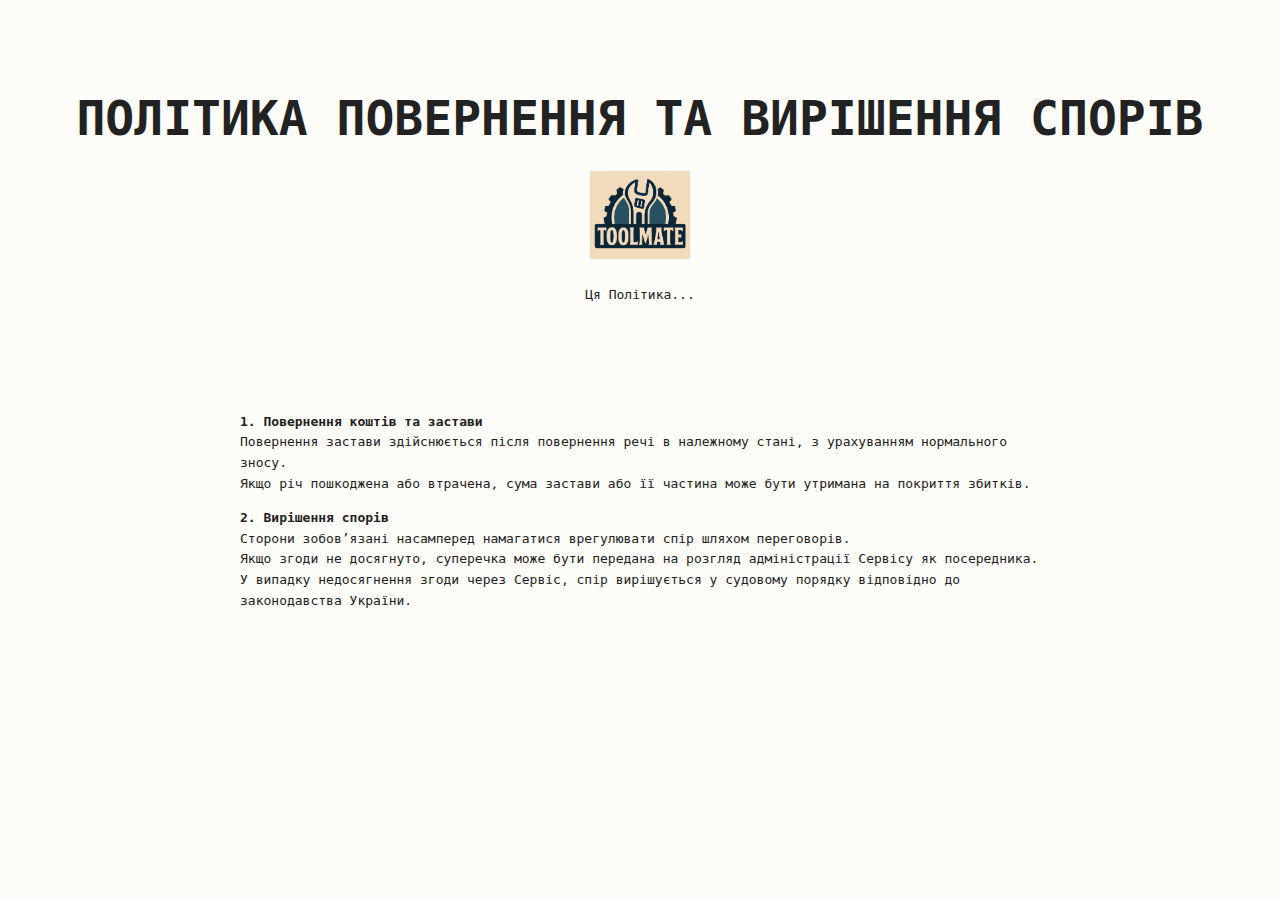
<file: return-policy.html>
<!DOCTYPE html>
<html lang="uk">
<head>
   <meta charset="UTF-8">
  <meta name="viewport" content="width=device-width, initial-scale=1.0">
  <meta name="google-site-verification" content="Cgm1GHNaoWAAyHS_VT9T3fKdr9k84sbNWzL71jQxgE0" />
  <link rel="icon" type="image/png" href="https://toolmate.site/assets/images/icon.png">

  <title>Toolmate — Оренда інструментів у твоєму місті</title>

  <meta name="description" content="Toolmate — здавай та орендуй інструменти просто. Без фейків, без посередників. Локально, через Telegram. Працює з 20 червня.">

  <meta name="keywords" content="оренда інструментів, інструмент напрокат, взяти перфоратор, оренда інструменту Україна, Toolmate, телеграм оренда, оренда шуруповерта, оренда верстатів, інструмент Івано-Франківськ, оренда перфоратора">

  <meta name="author" content="Toolmate">
  <link rel="stylesheet" href="/assets/styles/main.css">

  <meta property="og:title" content="Toolmate — Оренда інструментів">
  <meta property="og:description" content="Платформа для оренди справжніх інструментів. Працює з 20 червня. Локально. Через Telegram.">
  <meta property="og:image" content="https://toolmate.site/assets/images/share.png">
  <meta property="og:url" content="https://toolmate.site/">
  <meta property="og:type" content="website">
  <meta property="og:locale" content="uk_UA">

  <meta name="twitter:card" content="summary_large_image">
  <meta name="twitter:title" content="Toolmate — Оренда інструментів">
  <meta name="twitter:description" content="Локальна оренда інструментів між людьми. Через Telegram. Без фейків.">
  <meta name="twitter:image" content="https://toolmate.site/assets/images/share.png">
  <link rel="canonical" href="https://toolmate.site/">

  <meta name="robots" content="index, follow">
</head>
<body>
    <header>
       <h1>ПОЛІТИКА ПОВЕРНЕННЯ ТА ВИРІШЕННЯ СПОРІВ</h1>
       <img class="logo" src="./assets/images/logo.jpg" alt="Toolmate — сервіс оренди інструментів">
       <P>
            Ця Політика...
        </P>
    </header>
    <section class="section">
        <p>
            <b>1. Повернення коштів та застави</b><br>
            Повернення застави здійснюється після повернення речі в належному стані, з урахуванням нормального зносу.<br>
            Якщо річ пошкоджена або втрачена, сума застави або її частина може бути утримана на покриття збитків.
        </p>
        <p>
            <b>2. Вирішення спорів</b><br>
            Сторони зобов’язані насамперед намагатися врегулювати спір шляхом переговорів.<br>
            Якщо згоди не досягнуто, суперечка може бути передана на розгляд адміністрації Сервісу як посередника.<br>
            У випадку недосягнення згоди через Сервіс, спір вирішується у судовому порядку відповідно до законодавства України.
        </p>
    </section>
</body>
</html>
</file>
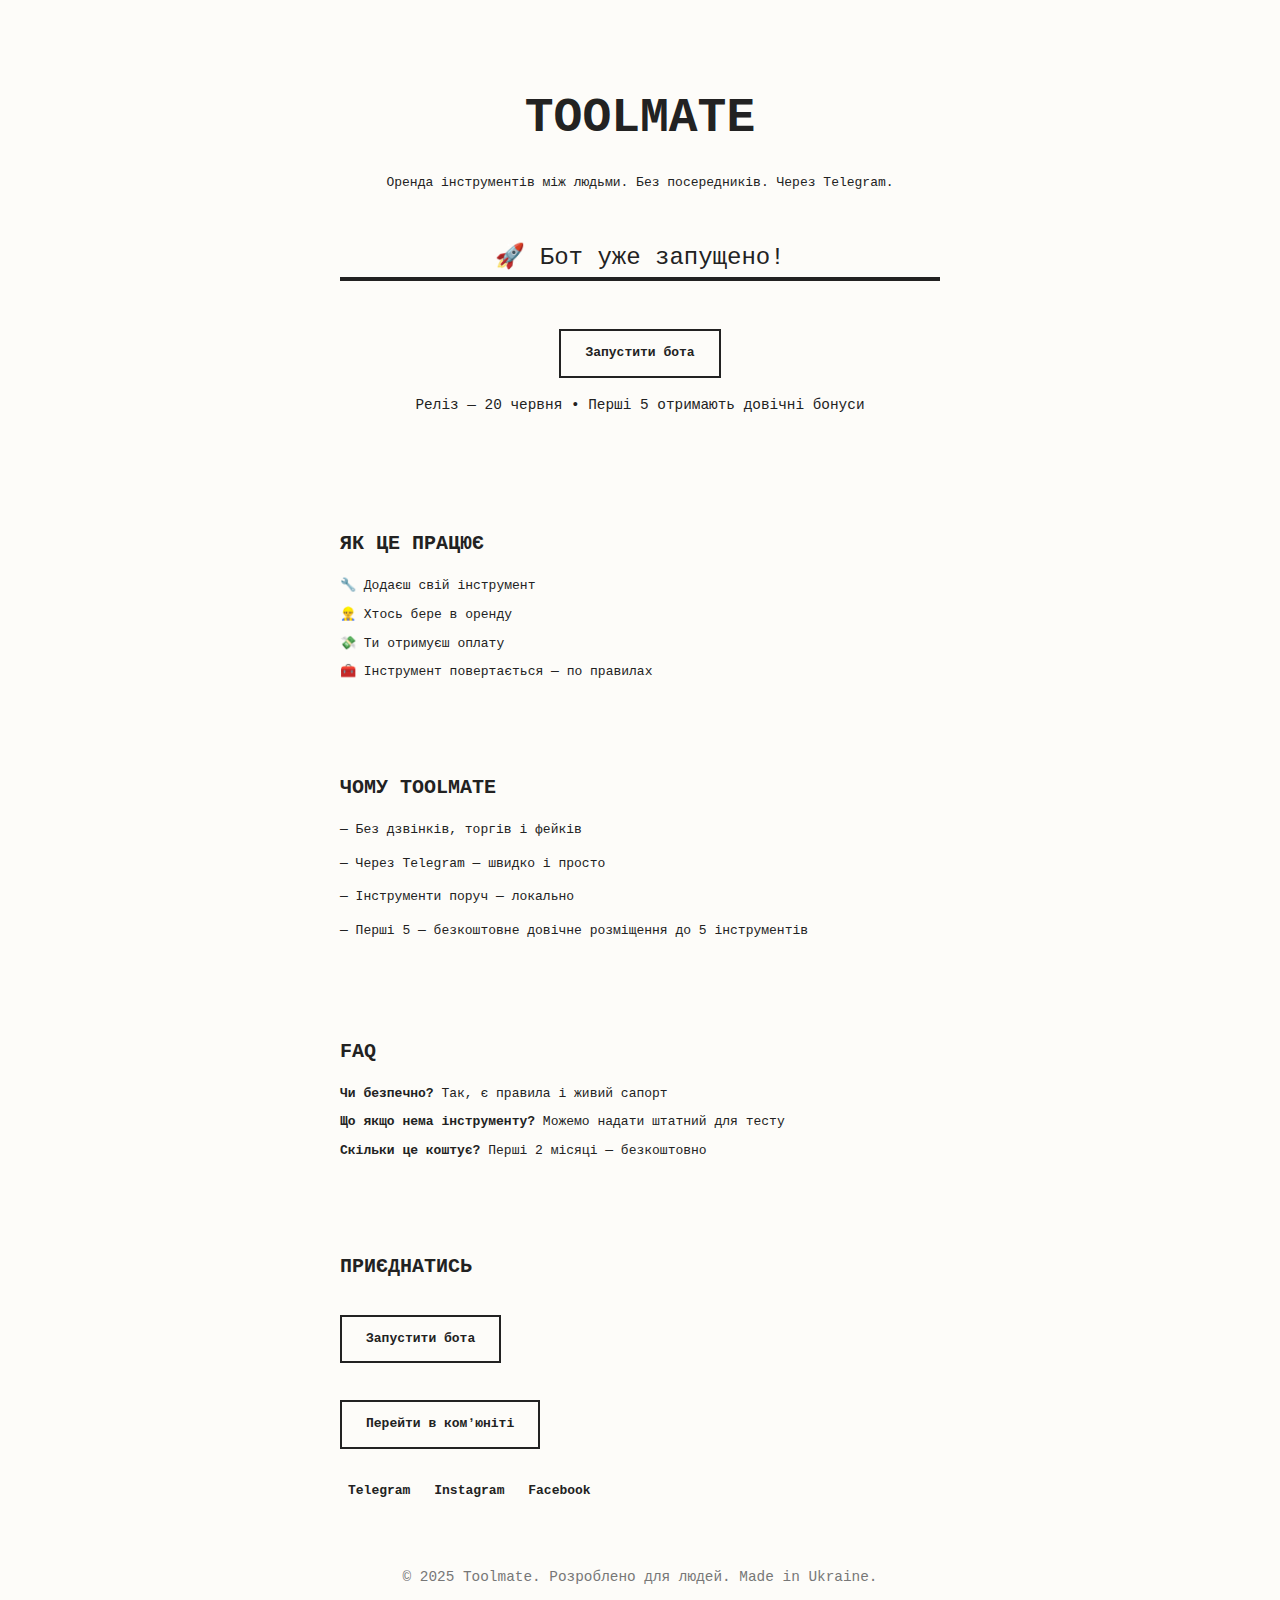
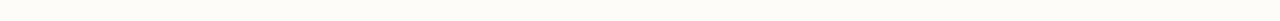
<file: toolmate-lending.html>
<!DOCTYPE html>
<html lang="uk">
<head>
  <meta charset="UTF-8">
  <meta name="viewport" content="width=device-width, initial-scale=1.0">
  <title>Toolmate — Оренда інструментів</title>
  <style>
    body {
      margin: 0;
      font-family: monospace;
      background-color: #fdfcf9;
      color: #222;
      line-height: 1.6;
    }

    .progress-bar-container {
      background-color: #ccc;
      height: 4px;
      width: 100%;
    }

    .section #countdown-text {
        font-size: 24px;
    }

    .progress-bar {
      background-color: #222;
      height: 100%;
      width: 0%;
      transition: width 1s linear;
    }

    header {
      padding: 3rem 1rem;
      text-align: center;
    }

    h1 {
      font-size: 2rem;
      text-transform: uppercase;
      margin-bottom: 1rem;
    }

    .btn {
      display: inline-block;
      padding: 0.75rem 1.5rem;
      border: 2px solid #222;
      text-decoration: none;
      color: #222;
      font-weight: bold;
      margin-top: 1rem;
    }

    .section {
      padding: 2rem 1rem;
      max-width: 600px;
      margin: 0 auto;
    }

    .section h2 {
      font-size: 1.25rem;
      margin-bottom: 1rem;
      text-transform: uppercase;
    }

    .faq p, .how-it-works p {
      margin: 0.5rem 0;
    }

    footer {
      text-align: center;
      padding: 2rem 1rem;
      font-size: 0.9rem;
      color: #777;
    }

    .socials {
      margin-top: 2rem;
    }

    .socials a {
      margin: 0 0.5rem;
      text-decoration: none;
      color: #222;
      font-weight: bold;
    }

    @media (min-width: 768px) {
      h1 {
        font-size: 3rem;
      }
    }
  </style>
</head>
<body>
  <header>
    <h1>Toolmate</h1>
    <p>Оренда інструментів між людьми. Без посередників. Через Telegram.</p>
    <section class="section topbar">
        <div id="countdown-text">Запуск через...</div>
        <div class="progress-bar-container">
            <div class="progress-bar" id="progress-bar"></div>
        </div>
    </section>
    <a href="https://t.me/toolmate_bot" class="btn">Запустити бота</a>
    <p style="margin-top: 1rem; font-size: 0.9rem;">Реліз — 20 червня • Перші 5 отримають довічні бонуси</p>
  </header>

  <section class="section how-it-works">
    <h2>Як це працює</h2>
    <p>🔧 Додаєш свій інструмент</p>
    <p>👷‍♂️ Хтось бере в оренду</p>
    <p>💸 Ти отримуєш оплату</p>
    <p>🧰 Інструмент повертається — по правилах</p>
  </section>

  <section class="section">
    <h2>Чому Toolmate</h2>
    <p>— Без дзвінків, торгів і фейків</p>
    <p>— Через Telegram — швидко і просто</p>
    <p>— Інструменти поруч — локально</p>
    <p>— Перші 5 — безкоштовне довічне розміщення до 5 інструментів</p>
  </section>

  <section class="section faq">
    <h2>FAQ</h2>
    <p><strong>Чи безпечно?</strong> Так, є правила і живий сапорт</p>
    <p><strong>Що якщо нема інструменту?</strong> Можемо надати штатний для тесту</p>
    <p><strong>Скільки це коштує?</strong> Перші 2 місяці — безкоштовно</p>
  </section>

  <section class="section">
    <h2>Приєднатись</h2>
    <a href="https://t.me/toolmate_bot" class="btn">Запустити бота</a>
    <br><br>
    <a href="https://t.me/toolmate_community" class="btn">Перейти в комʼюніті</a>
    <div class="socials">
      <a href="https://t.me/toolmate_community">Telegram</a>
      <a href="https://www.instagram.com/toolmate">Instagram</a>
      <a href="https://www.facebook.com/toolmate">Facebook</a>
    </div>
  </section>

  <footer>
    &copy; 2025 Toolmate. Розроблено для людей. Made in Ukraine.
  </footer>

  <script>
    const countdownText = document.getElementById('countdown-text');
    const progressBar = document.getElementById('progress-bar');
    const releaseDate = new Date('2025-06-20T00:00:00');
    const startDate = new Date('2025-06-10T00:00:00'); // Початок відліку

    function updateCountdown() {
      const now = new Date();
      const totalDuration = releaseDate - startDate;
      const elapsed = now - startDate;
      const remaining = releaseDate - now;

      if (remaining <= 0) {
        countdownText.textContent = '🚀 Бот уже запущено!';
        progressBar.style.width = '100%';
        return;
      }

      const days = Math.floor(remaining / (1000 * 60 * 60 * 24));
      const hours = Math.floor((remaining / (1000 * 60 * 60)) % 24);
      const minutes = Math.floor((remaining / (1000 * 60)) % 60);
      const seconds = Math.floor((remaining / 1000) % 60);

      countdownText.textContent = `Запуск через: ${days}д ${hours}г ${minutes}хв ${seconds}с`;

      const progress = Math.min((elapsed / totalDuration) * 100, 100);
      progressBar.style.width = `${progress}%`;
    }

    setInterval(updateCountdown, 1000);
    updateCountdown();
  </script>
</body>
</html>
</file>
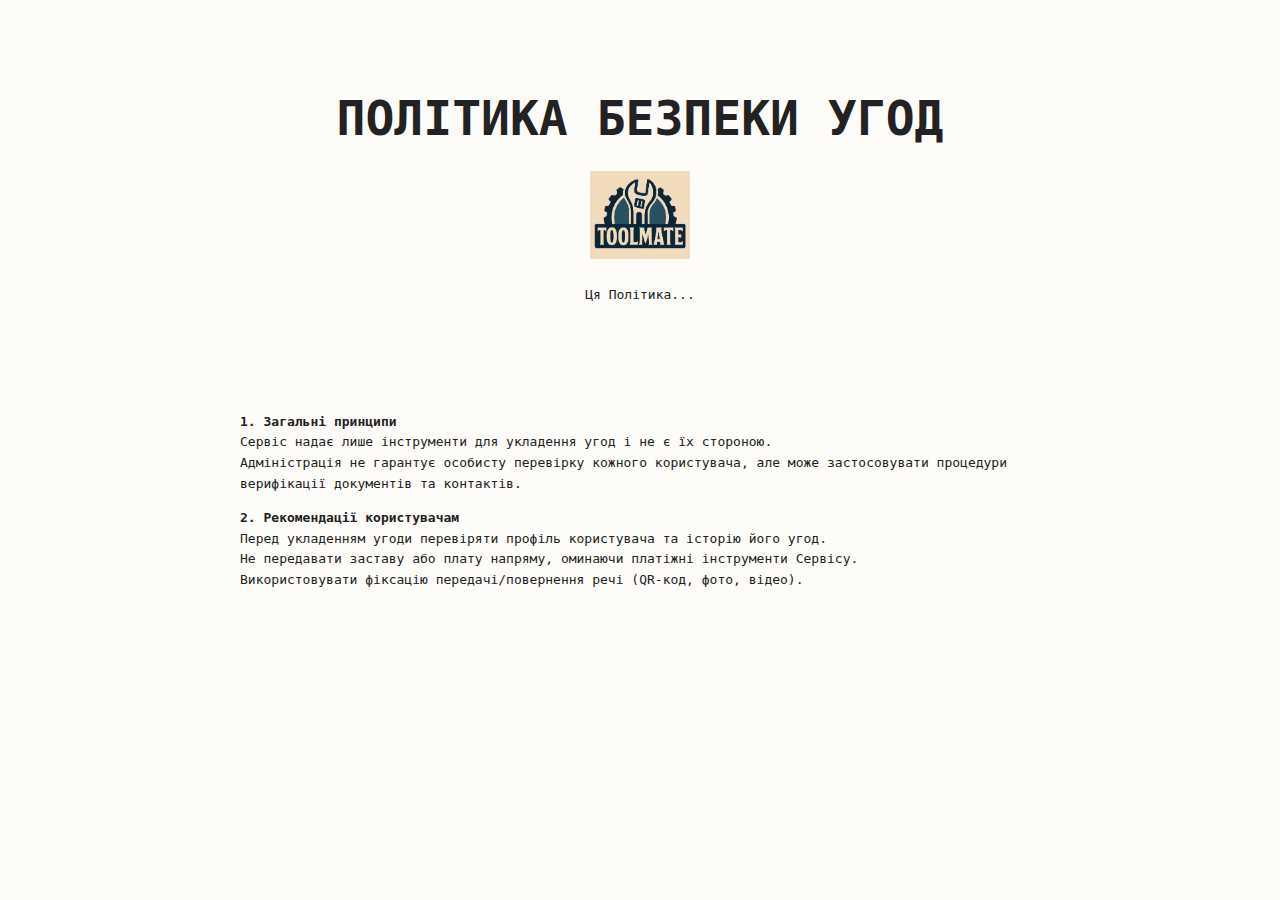
<file: transaction_security_policy.html>
<!DOCTYPE html>
<html lang="uk">
<head>
   <meta charset="UTF-8">
  <meta name="viewport" content="width=device-width, initial-scale=1.0">
  <meta name="google-site-verification" content="Cgm1GHNaoWAAyHS_VT9T3fKdr9k84sbNWzL71jQxgE0" />
  <link rel="icon" type="image/png" href="https://toolmate.site/assets/images/icon.png">

  <title>Toolmate — Оренда інструментів у твоєму місті</title>

  <meta name="description" content="Toolmate — здавай та орендуй інструменти просто. Без фейків, без посередників. Локально, через Telegram. Працює з 20 червня.">

  <meta name="keywords" content="оренда інструментів, інструмент напрокат, взяти перфоратор, оренда інструменту Україна, Toolmate, телеграм оренда, оренда шуруповерта, оренда верстатів, інструмент Івано-Франківськ, оренда перфоратора">

  <meta name="author" content="Toolmate">
  <link rel="stylesheet" href="/assets/styles/main.css">

  <meta property="og:title" content="Toolmate — Оренда інструментів">
  <meta property="og:description" content="Платформа для оренди справжніх інструментів. Працює з 20 червня. Локально. Через Telegram.">
  <meta property="og:image" content="https://toolmate.site/assets/images/share.png">
  <meta property="og:url" content="https://toolmate.site/">
  <meta property="og:type" content="website">
  <meta property="og:locale" content="uk_UA">

  <meta name="twitter:card" content="summary_large_image">
  <meta name="twitter:title" content="Toolmate — Оренда інструментів">
  <meta name="twitter:description" content="Локальна оренда інструментів між людьми. Через Telegram. Без фейків.">
  <meta name="twitter:image" content="https://toolmate.site/assets/images/share.png">
  <link rel="canonical" href="https://toolmate.site/">

  <meta name="robots" content="index, follow">
</head>
<body>
    <header>
       <h1>ПОЛІТИКА БЕЗПЕКИ УГОД</h1>
       <img class="logo" src="./assets/images/logo.jpg" alt="Toolmate — сервіс оренди інструментів">
       <P>
            Ця Політика...
        </P>
    </header>
    <section class="section">
        <p>
            <b>1. Загальні принципи</b><br>
            Сервіс надає лише інструменти для укладення угод і не є їх стороною.<br>
            Адміністрація не гарантує особисту перевірку кожного користувача, але може застосовувати процедури верифікації документів та контактів.
        </p>
        <p>
            <b>2. Рекомендації користувачам</b><br>
            Перед укладенням угоди перевіряти профіль користувача та історію його угод.<br>
            Не передавати заставу або плату напряму, оминаючи платіжні інструменти Сервісу.<br>
            Використовувати фіксацію передачі/повернення речі (QR-код, фото, відео).
        </p>
    </section>
</body>
</html>
</file>
<file: assets/styles/main.css>
body {
      margin: 0;
      font-family: monospace;
      background-color: #fdfcf9;
      background: #fdfcf9;
      color: #222;
      line-height: 1.6;
    }

    .progress-bar-container {
      background-color: #ccc;
      height: 4px;
      width: 100%;
    }

    .section #countdown-text {
        font-size: 24px;
    }

    @media (max-width: 768px) {
      .section #countdown-text {
        font-size: 16px;
      }
    }


    .progress-bar {
      background-color: #222;
      height: 100%;
      width: 0%;
      transition: width 1s linear;
    }

    header {
      padding: 3rem 1rem;
      text-align: center;
    }

    header p {
      max-width: 800px;
      margin-left: auto;
      margin-right: auto;
    }

    h1 {
      font-size: 2rem;
      text-transform: uppercase;
      margin-bottom: 0.5rem;
      position: relative;
      display: flex;
      align-items: center;
      justify-content: center;
      position: relative;
    }

    h1 span {
      font-size: 14px;
      display: flex;
      align-items: center;
      margin-left: 14px;
    }

    h1 span img {
      width: 24px;
      height: 24px;
      margin-right: 8px;
    }

    header .logo {
      width: 100px;
      height: 100px;
      object-fit: contain;
    }

    .btn {
      display: inline-block;
      padding: 0.75rem 1.5rem;
      border: 2px solid #222;
      text-decoration: none;
      color: #222;
      font-weight: bold;
      margin-top: 1rem;
    }

    .section {
      padding: 2rem 1rem;
      max-width: 800px;
      margin: 0 auto;
    }

    .section h2 {
      font-size: 1.25rem;
      margin-bottom: 1rem;
      text-transform: uppercase;
    }

    .how-it-works {
      display: flex;
      align-items: start;
      justify-content: space-between;
    }

    .how-it-works .left {
      text-align: left;
    }

    .how-it-works .right {
      text-align: right;
    }

    @media (max-width: 768px) {
      .how-it-works {
        display: block;
      }
      .how-it-works .right {
        text-align: left;
        margin-top: 42px;
      }
    }

    .faq p, .how-it-works p {
      margin: 0.5rem 0;
    }

    footer {
      text-align: center;
      padding: 2rem 1rem;
      font-size: 0.9rem;
      color: #777;
    }

    .socials {
      margin-top: 2rem;
    }

    .socials a {
      margin: 0 0.5rem;
      text-decoration: none;
      color: #222;
      font-weight: bold;
    }

    .btn.disabled {
      pointer-events: none;
      opacity: 0.5;
      cursor: default;
      display: inline-block;
      user-select: none;
    }

    .btn.link {
      border: none;
    }

    .tooltip {
      position: relative;
      display: inline-block;
    }

    .tooltip::after {
      content: attr(data-tooltip);
      position: absolute;
      top: -22px;
      left: 50%;
      transform: translateX(-50%);
      background-color: #333;
      color: #fff;
      padding: 6px 10px;
      font-size: 0.75rem;
      white-space: nowrap;
      border-radius: 4px;
      opacity: 0;
      pointer-events: none;
      transition: opacity 0.3s ease;
      z-index: 10;
    }

    .tooltip:hover::after {
      opacity: 1;
    }

    @media (max-width: 992px) {
      h1 {
        display: block;
      }

      h1 span {
        justify-content: center;
        margin-left: 0;
      }
    }

    @media (max-width: 768px) {
      h1 {
        line-height: 32px;
      }

      h1 span {
        font-size: 12px;
      }

      h1 span img {
        width: 18px;
        height: 18px;
        margin-right: 4px;
      }
    }

    @media (min-width: 768px) {
      h1 {
        font-size: 3rem;
      }
    }
</file>
<file: assets/styles/menu.css>
:root{
    --bg:#0f172a;     
    --fg:#e2e8f0;      
    --muted:#94a3b8;    
    --hover:rgba(255,255,255,.1);
    --accent:rgba(59,130,246,.22);
  }

  .nav{
    position:sticky; 
    top:0; 
    z-index:50;
    background:var(--bg); 
    color:var(--fg);
    box-shadow:0 1px 0 rgba(255,255,255,.06);
    padding: 0;
  }
  .nav__bar{
    display:flex; 
    align-items:center; 
    gap:12px;
    min-height:56px; 
    padding:8px 8px;
  }

  .nav__toggle{ 
    position:absolute; 
    inset:0; 
    opacity:0; 
    pointer-events:none; }

  .nav__burger{
    display:inline-flex; 
    flex-direction:column; 
    gap:4px;
    width:40px; 
    height:40px; 
    align-items:center; 
    justify-content:center;
    border:1px solid rgba(255,255,255,.18); 
    border-radius:10px;
    background:transparent; 
    cursor:pointer; 
    user-select:none;
  }
  .nav__burger span{
    display:block; 
    width:20px; 
    height:2px; 
    background:var(--fg); 
    border-radius:2px;
  }

  .nav__overlay{
    position:fixed; 
    inset:0; 
    background:rgba(0,0,0,.4);
    opacity:0; 
    pointer-events:none; 
    transition:opacity .25s ease;
  }

  .nav__drawer{
    position:fixed; 
    inset:0 auto 0 0; 
    width:min(82vw,320px); 
    height:100vh;
    background:#0b1220; 
    transform:translateX(-100%);
    transition:transform .25s ease; 
    box-shadow:2px 0 16px rgba(0,0,0,.35);
    padding:16px;
  }
  .nav__close{
    display:inline-block; 
    font-size:28px; 
    line-height:1; 
    padding:6px 10px;
    border:1px solid rgba(255,255,255,.18); 
    border-radius:8px; color:var(--fg);
    cursor:pointer; 
    background:transparent; 
    margin-bottom:10px;
  }

  .nav__list{
    list-style:none; 
    margin:0; 
    padding:0;
    display:flex; 
    flex-direction:column; 
    gap:6px;
  }
  .nav__link{
    display:block; 
    
    padding:10px 12px; 
    border-radius:10px;
    color:var(--fg); 
    text-decoration:none; 
    border:1px solid transparent;
  }
  .nav__link:hover{ 
    background:var(--hover); 
}
  .nav__link:focus{ 
    outline:none; 
    border-color:var(--muted); 
    background:var(--accent); 
}

  #nav-toggle:checked ~ .nav__overlay{ 
    opacity:1; 
    pointer-events:auto; 
    }
  #nav-toggle:checked ~ .nav__drawer{ 
    transform:translateX(0); 
    }

  @media (min-width: 768px){
    .nav__burger, .nav__overlay, .nav__close{ 
        display:none; 
    }
    .nav__drawer{
      position:static; 
      transform:none; 
      height:auto; 
      width:auto;
      background:transparent; 
      box-shadow:none; 
      padding:0; 
      inset:auto;
    }
    .nav__list{
      flex-direction:row; 
      gap:6px; 
      margin-left:auto; 
    }
    .nav__link{ 
        padding:8px 10px; 
    }
  }

  @media (prefers-reduced-motion: reduce){
    .nav__overlay, .nav__drawer{ transition:none; }
  }
</file>
